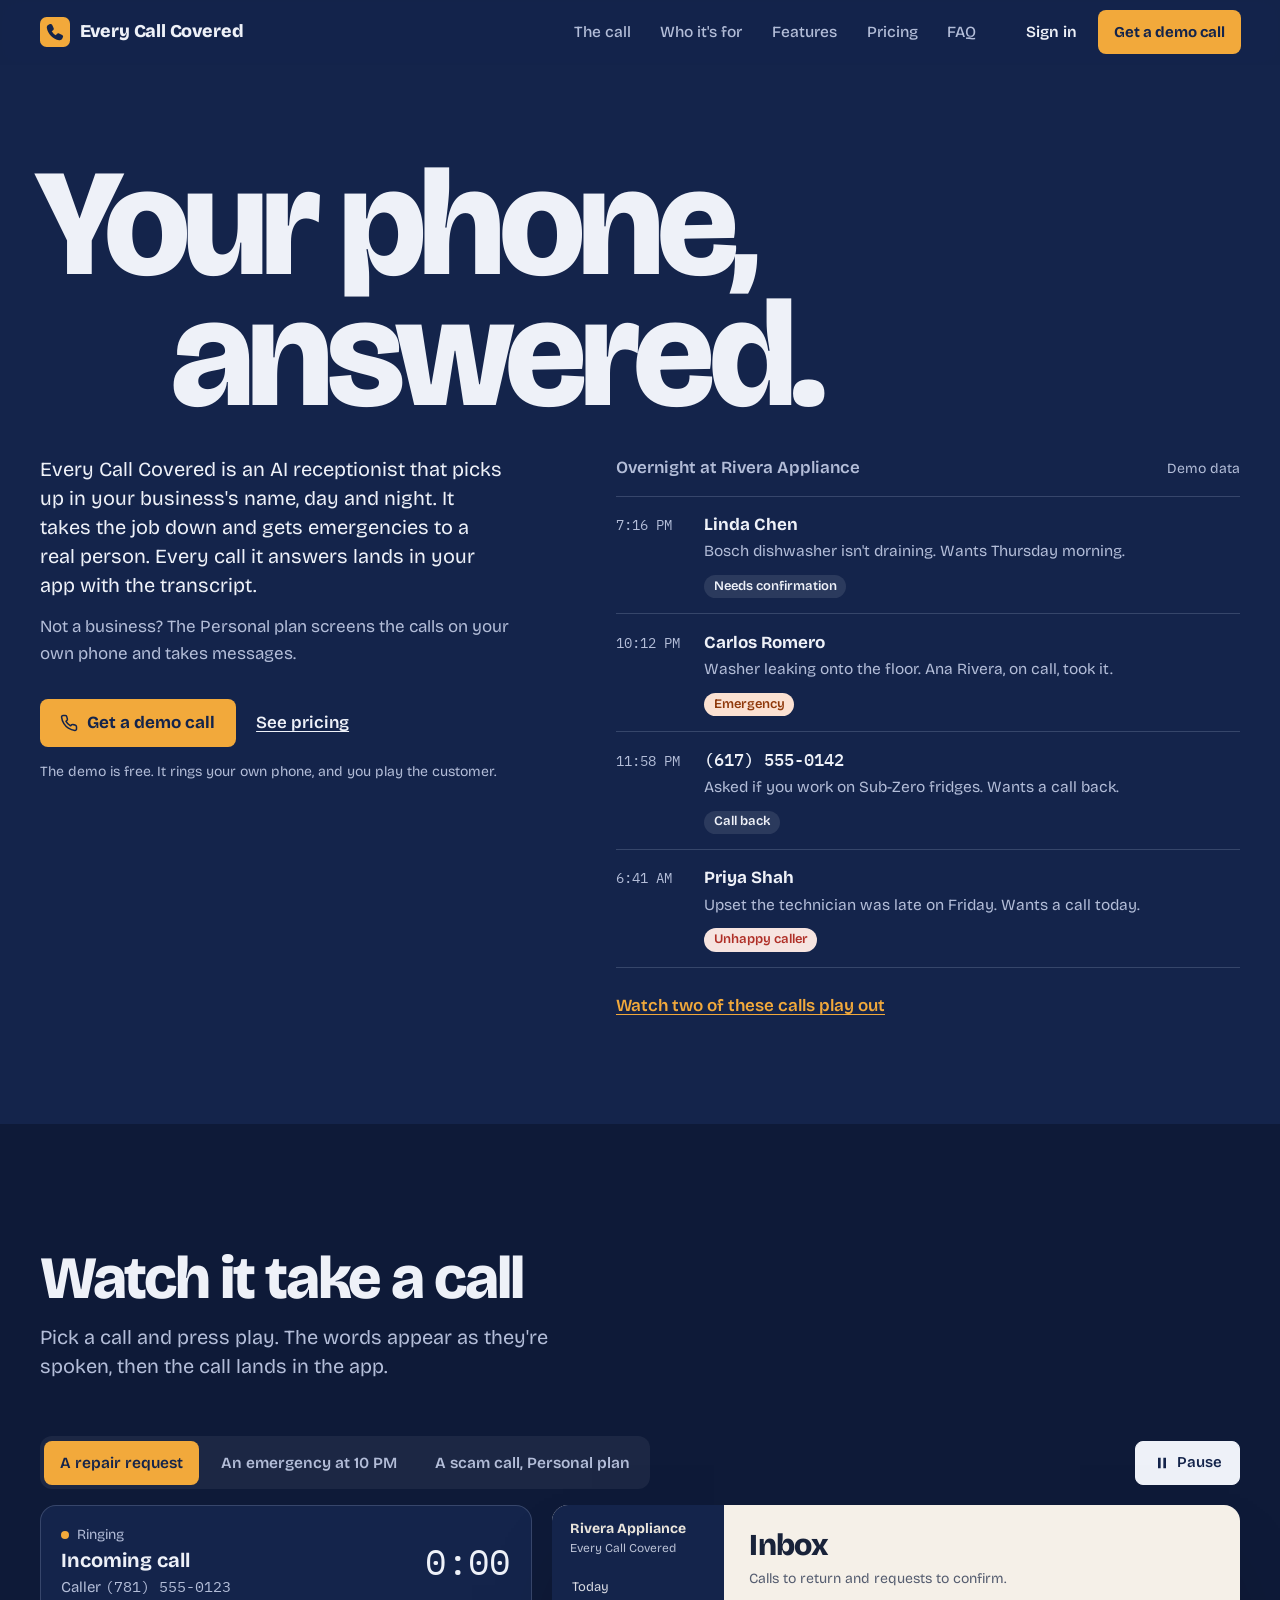
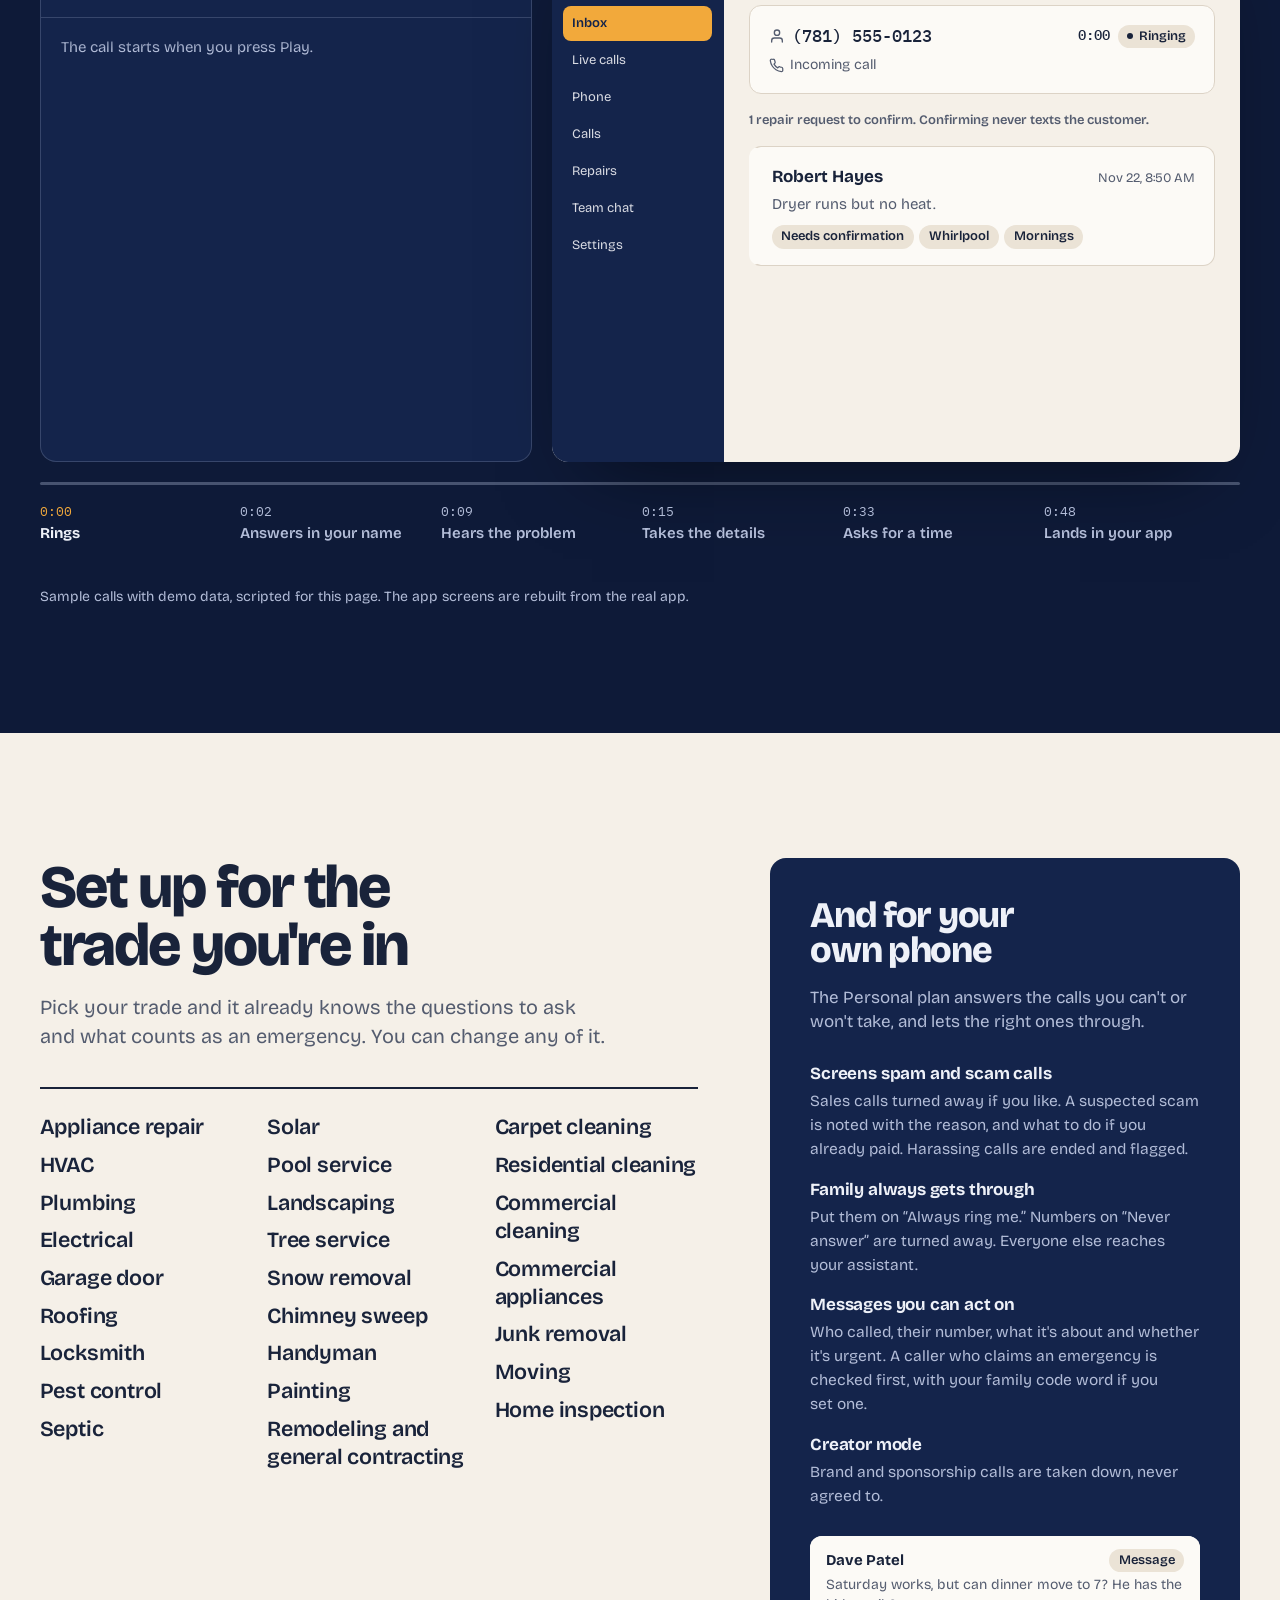
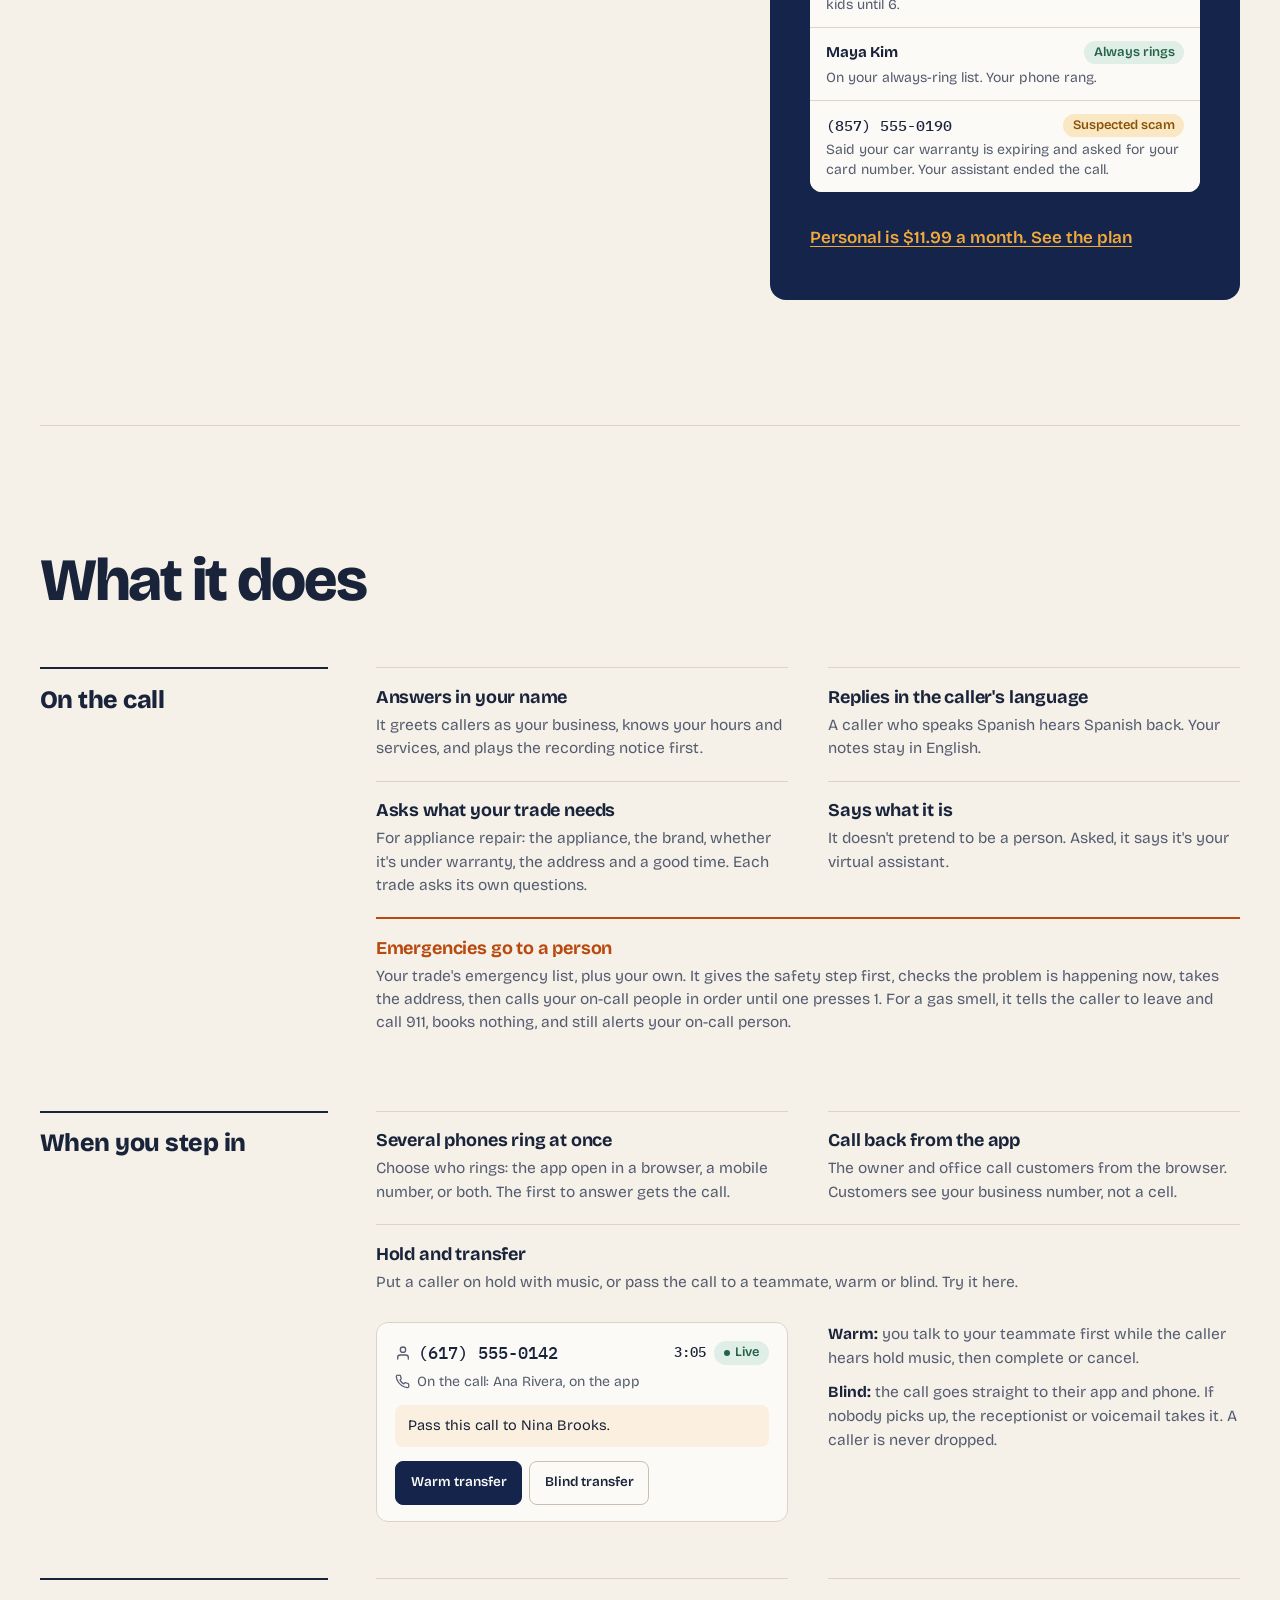
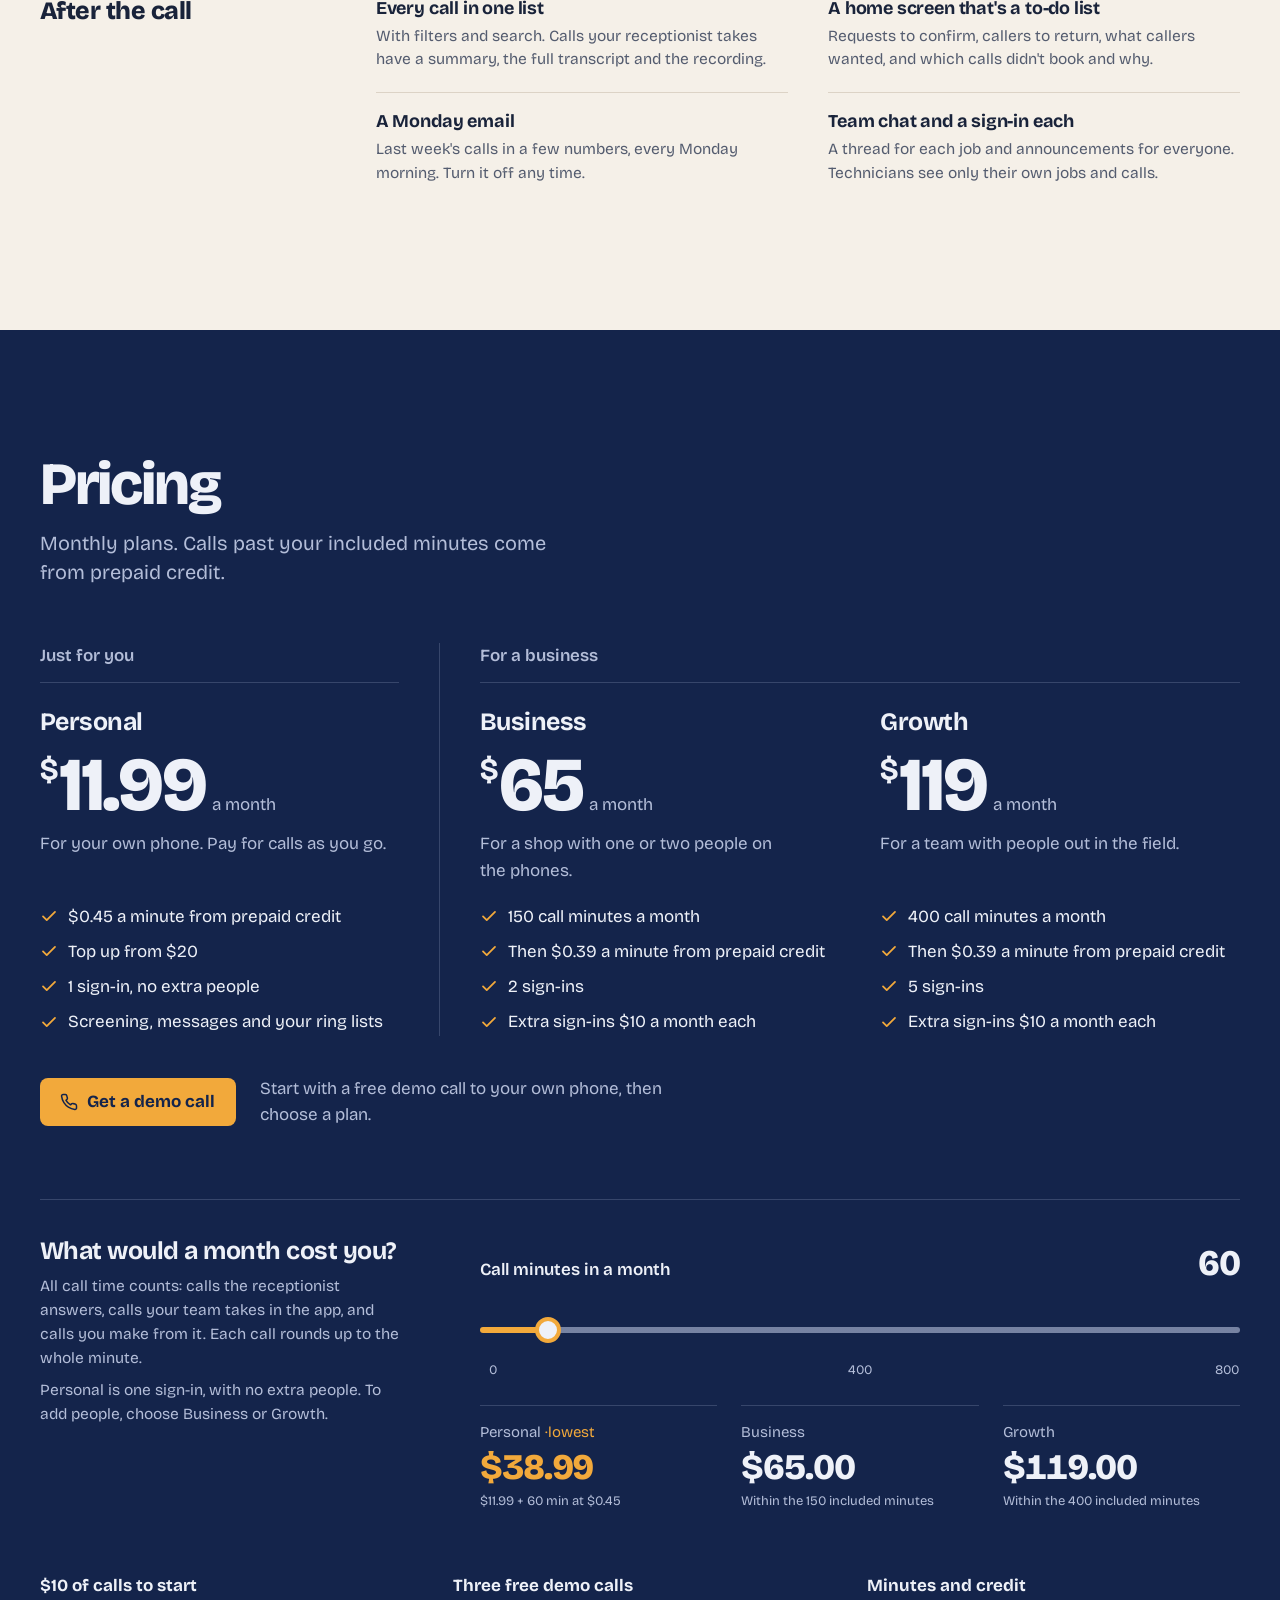
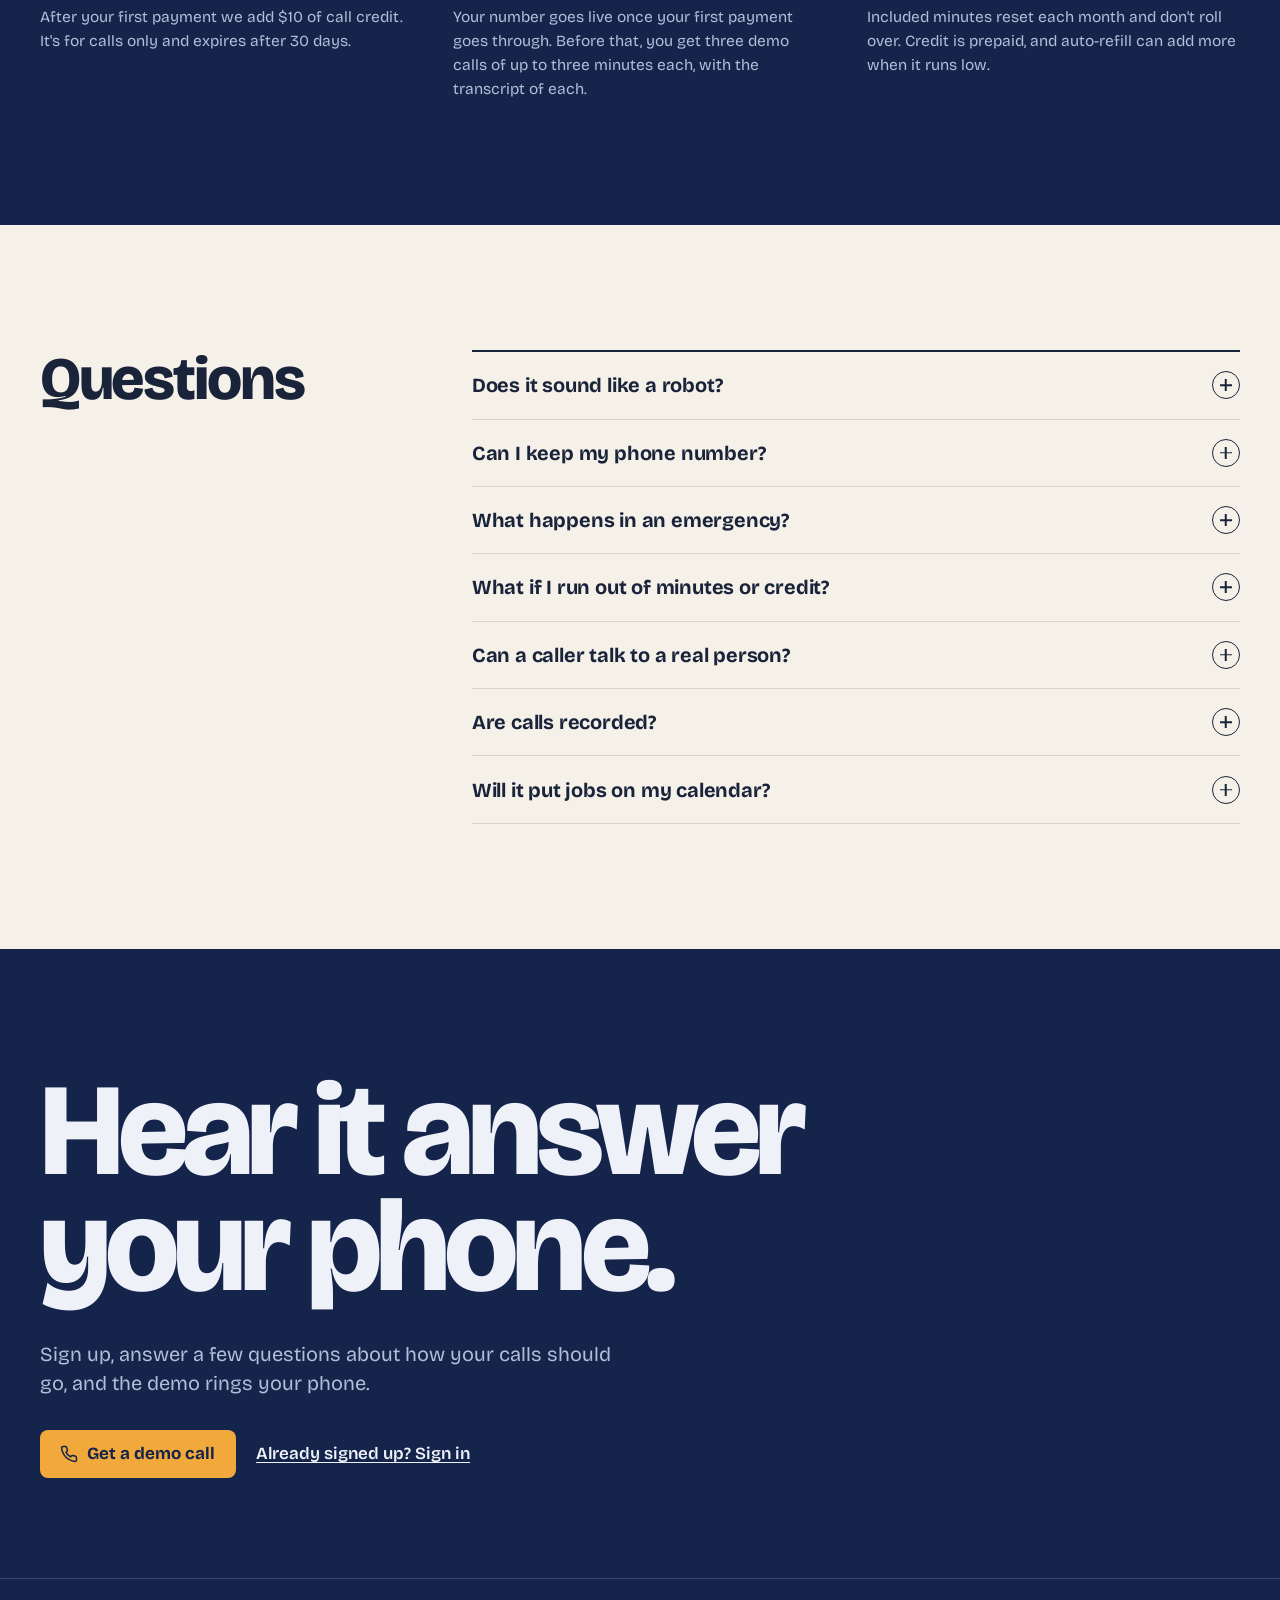
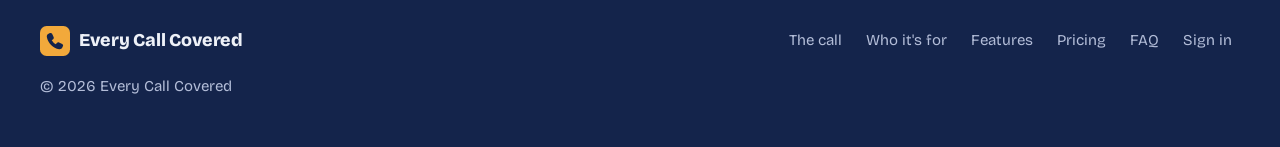
<file: index.html>
<!doctype html>
<html lang="en">
<head>
<meta charset="utf-8">
<meta name="viewport" content="width=device-width, initial-scale=1, viewport-fit=cover">
<title>Every Call Covered: an AI receptionist that answers in your name</title>
<meta name="description" content="An AI receptionist that answers your phone in your business's name, day and night. It takes the job down and gets emergencies to your on-call person, and every call it answers lands in your app with the transcript. From $65 a month for trade businesses, or $11.99 for your own phone.">
<!-- The app's address. Every sign-up, demo and sign-in link (data-app) also carries it in its href, so the links work without JavaScript; assets/site.js keeps them in step with this tag. To move the app, replace the address everywhere in this file. -->
<meta name="ecc-app-url" content="https://every-call-covered.replit.app/sign-in">
<meta name="theme-color" content="#14244b">
<link rel="canonical" href="https://everycallcovered.com/">
<meta property="og:site_name" content="Every Call Covered">
<meta property="og:title" content="Every Call Covered: an AI receptionist that answers in your name">
<meta property="og:description" content="It answers in your business's name day and night, takes the job down and gets emergencies to your on-call person. Every call it answers lands in your app with the transcript.">
<meta property="og:type" content="website">
<meta property="og:url" content="https://everycallcovered.com/">
<meta property="og:locale" content="en_US">
<meta property="og:image" content="https://everycallcovered.com/assets/og-image.png">
<meta property="og:image:width" content="1200">
<meta property="og:image:height" content="630">
<meta property="og:image:alt" content="The top of the Every Call Covered home page: the headline “Your phone, answered.” over an overnight call log.">
<meta name="twitter:card" content="summary_large_image">
<meta name="twitter:title" content="Every Call Covered: an AI receptionist that answers in your name">
<meta name="twitter:description" content="It answers in your business's name day and night, takes the job down and gets emergencies to your on-call person. Every call it answers lands in your app with the transcript.">
<meta name="twitter:image" content="https://everycallcovered.com/assets/og-image.png">
<meta name="twitter:image:alt" content="The top of the Every Call Covered home page: the headline “Your phone, answered.” over an overnight call log.">
<link rel="icon" href="/favicon.ico" sizes="48x48">
<link rel="icon" href="/favicon.svg" type="image/svg+xml">
<link rel="apple-touch-icon" href="/apple-touch-icon.png">
<link rel="preconnect" href="https://fonts.googleapis.com">
<link rel="preconnect" href="https://fonts.gstatic.com" crossorigin>
<link href="https://fonts.googleapis.com/css2?family=Bricolage+Grotesque:opsz,wght@12..96,400..800&family=IBM+Plex+Mono:wght@400;500&display=swap" rel="stylesheet">
<link rel="stylesheet" href="/assets/site.css">
<script>document.documentElement.classList.add("js");</script>
</head>
<body>
<svg width="0" height="0" style="position:absolute" aria-hidden="true">
  <symbol id="i-mark" viewBox="0 0 32 32"><rect width="32" height="32" rx="7" fill="#f2a93b"/><path d="M10.6 7.5c.9-.4 1.9 0 2.3.8l1.6 3.4c.4.8.2 1.7-.5 2.3l-1.5 1.2a11.6 11.6 0 0 0 4.3 4.3l1.2-1.5c.6-.7 1.5-.9 2.3-.5l3.4 1.6c.8.4 1.2 1.4.8 2.3l-.7 1.6c-.6 1.3-2 2.1-3.4 1.8C13.9 23.6 8.4 18.1 7.3 11.6c-.3-1.4.5-2.8 1.8-3.4z" fill="#14244b"/></symbol>
  <symbol id="i-phone" viewBox="0 0 24 24"><path fill="none" stroke="currentColor" stroke-width="2" stroke-linecap="round" stroke-linejoin="round" d="M22 16.9v3a2 2 0 0 1-2.2 2 19.8 19.8 0 0 1-8.6-3.1 19.5 19.5 0 0 1-6-6A19.8 19.8 0 0 1 2.1 4.2 2 2 0 0 1 4.1 2h3a2 2 0 0 1 2 1.7c.1.9.4 1.8.7 2.7a2 2 0 0 1-.5 2.1L8 9.8a16 16 0 0 0 6 6l1.3-1.3a2 2 0 0 1 2.1-.4c.9.3 1.8.6 2.7.7a2 2 0 0 1 1.7 2z"/></symbol>
  <symbol id="i-play" viewBox="0 0 24 24"><path fill="currentColor" d="M7 4.5v15a1 1 0 0 0 1.5.9l12-7.5a1 1 0 0 0 0-1.8l-12-7.5A1 1 0 0 0 7 4.5z"/></symbol>
  <symbol id="i-pause" viewBox="0 0 24 24"><path fill="currentColor" d="M6 4h4v16H6zM14 4h4v16h-4z"/></symbol>
  <symbol id="i-replay" viewBox="0 0 24 24"><path fill="none" stroke="currentColor" stroke-width="2" stroke-linecap="round" stroke-linejoin="round" d="M3 12a9 9 0 1 0 3-6.7L3 8M3 3v5h5"/></symbol>
  <symbol id="i-check" viewBox="0 0 24 24"><path fill="none" stroke="currentColor" stroke-width="2.4" stroke-linecap="round" stroke-linejoin="round" d="M4 12.5l5 5L20 6.5"/></symbol>
  <symbol id="i-user" viewBox="0 0 24 24"><path fill="none" stroke="currentColor" stroke-width="2" stroke-linecap="round" stroke-linejoin="round" d="M20 21v-2a4 4 0 0 0-4-4H8a4 4 0 0 0-4 4v2M12 11a4 4 0 1 0 0-8 4 4 0 0 0 0 8z"/></symbol>
  <symbol id="i-shield" viewBox="0 0 24 24"><path fill="none" stroke="currentColor" stroke-width="2" stroke-linecap="round" stroke-linejoin="round" d="M12 22s8-4 8-10V5l-8-3-8 3v7c0 6 8 10 8 10zM12 8v4M12 16h.01"/></symbol>
</svg>

<a class="skip" href="#main">Skip to the content</a>

<header class="site-head" id="top">
  <div class="wrap">
    <a class="brand" href="/" aria-label="Every Call Covered, home"><svg aria-hidden="true"><use href="#i-mark"/></svg><span>Every Call Covered</span></a>
    <nav class="site-nav" aria-label="Sections">
      <a href="#the-call">The call</a>
      <a href="#who">Who it's for</a>
      <a href="#features">Features</a>
      <a href="#pricing">Pricing</a>
      <a href="#questions">FAQ</a>
    </nav>
    <div class="head-actions">
      <a class="signin" data-app href="https://every-call-covered.replit.app/sign-in">Sign in</a>
      <a class="btn small" data-app href="https://every-call-covered.replit.app/sign-in"><span class="wide-only">Get a demo call</span><span class="narrow-only">Demo call</span></a>
      <button class="menu-btn" type="button" aria-expanded="false" aria-controls="menu" aria-label="Menu"><svg aria-hidden="true" viewBox="0 0 24 24"><path d="M4 7h16M4 12h16M4 17h16" fill="none" stroke="currentColor" stroke-width="2" stroke-linecap="round"/></svg></button>
    </div>
  </div>
  <nav class="menu" id="menu" aria-label="Sections, menu" hidden>
    <div class="wrap">
      <a href="#the-call">The call</a>
      <a href="#who">Who it's for</a>
      <a href="#features">Features</a>
      <a href="#pricing">Pricing</a>
      <a href="#questions">FAQ</a>
      <a data-app href="https://every-call-covered.replit.app/sign-in">Sign in</a>
    </div>
  </nav>
</header>

<main id="main">

<section class="hero" aria-labelledby="hero-title">
  <div class="wrap">
    <h1 id="hero-title"><span>Your phone,</span> <span class="second">answered.</span></h1>
    <div class="hero-copy">
      <p class="lede">Every Call Covered is an AI receptionist that picks up in your business's name, day and night. It takes the job down and gets emergencies to a real person. Every call it answers lands in your app with the transcript.</p>
      <p class="lede-2">Not a business? The Personal plan screens the calls on your own phone and takes messages.</p>
      <div class="ctas">
        <a class="btn" data-app href="https://every-call-covered.replit.app/sign-in" id="hero-cta"><svg aria-hidden="true"><use href="#i-phone"/></svg>Get a demo call</a>
        <a class="link" href="#pricing">See pricing</a>
      </div>
      <p class="fine">The demo is free. It rings your own phone, and you play the customer.</p>
    </div>

    <div class="night-log">
      <div class="log-head"><p class="log-title">Overnight at Rivera Appliance</p><span>Demo data</span></div>
      <ol class="log" id="log">
        <li><div class="row"><time datetime="19:16">7:16 PM</time><span class="who">Linda Chen</span><span class="what">Bosch dishwasher isn't draining. Wants Thursday morning.</span><span class="tagline"><span class="tag dark">Needs confirmation</span></span></div></li>
        <li><div class="row"><time datetime="22:12">10:12 PM</time><span class="who">Carlos Romero</span><span class="what">Washer leaking onto the floor. Ana Rivera, on call, took it.</span><span class="tagline"><span class="tag alarm">Emergency</span></span></div></li>
        <li><div class="row"><time datetime="23:58">11:58 PM</time><span class="who num">(617) <span class="nw">555-0142</span></span><span class="what">Asked if you work on Sub-Zero fridges. Wants a call back.</span><span class="tagline"><span class="tag dark">Call back</span></span></div></li>
        <li><div class="row"><time datetime="06:41">6:41 AM</time><span class="who">Priya Shah</span><span class="what">Upset the technician was late on Friday. Wants a call today.</span><span class="tagline"><span class="tag bad">Unhappy caller</span></span></div></li>
      </ol>
      <p class="log-more"><a class="link" href="#the-call"><span class="js-only">Watch two of these calls play out</span><span class="no-js-only">See a call from start to finish</span></a></p>
    </div>
  </div>
</section>

<section class="call-section" id="the-call" aria-labelledby="call-title">
  <div class="wrap">
    <div class="section-head">
      <h2 id="call-title">Watch it take a call</h2>
      <p><span class="js-only">Pick a call and press play. The words appear as they're spoken, then the call lands in the app.</span><span class="no-js-only">A repair call from the first ring to the request waiting in the app.</span></p>
    </div>

    <div class="player" id="player">
      <div class="player-bar">
        <div class="scenarios" role="tablist" aria-label="Example calls">
          <button role="tab" id="tab-repair" aria-selected="true" aria-controls="stage" data-scenario="repair"><span class="wide-only">A repair request</span><span class="narrow-only">Repair</span></button>
          <button role="tab" id="tab-emergency" aria-selected="false" aria-controls="stage" data-scenario="emergency" tabindex="-1"><span class="wide-only">An emergency at 10 PM</span><span class="narrow-only">Emergency</span></button>
          <button role="tab" id="tab-scam" aria-selected="false" aria-controls="stage" data-scenario="scam" tabindex="-1"><span class="wide-only">A scam call, Personal plan</span><span class="narrow-only">Scam</span></button>
        </div>
        <div class="transport">
          <button class="ghost" id="play" type="button"><svg aria-hidden="true"><use href="#i-play"/></svg><span class="play-label">Play</span></button>
        </div>
      </div>

      <div class="stage" id="stage" role="tabpanel" aria-labelledby="tab-repair">
        <div class="line" id="line" data-state="ended">
          <div class="line-head">
            <span class="line-state"><span class="led" aria-hidden="true"></span><span id="line-state">Call ended</span><span class="meter" aria-hidden="true"><i></i><i></i><i></i><i></i><i></i><i></i><i></i></span></span>
            <span class="line-who" id="line-who">Your receptionist</span>
            <span class="line-num" id="line-num">Caller <span class="num">(781) 555-0123</span></span>
            <span class="clock" id="clock" aria-hidden="true">0:48</span>
            <span class="now" aria-hidden="true"><span class="bar"><i id="line-progress" style="width: 100%"></i></span><span id="now-chapter">Lands in your app</span></span>
          </div>
          <div class="transcript resolved" id="transcript" role="log" aria-live="off" aria-label="Transcript" tabindex="0"><div class="msg r"><span class="who">Receptionist, 0:02</span><p>This call may be recorded for training and business purposes. Thanks for calling Rivera Appliance. How can I help you today?</p></div><div class="msg c"><span class="who">Caller, 0:09</span><p>Hi, my <span class="k">Bosch dishwasher isn't draining</span>. There's water sitting in the bottom after every cycle.</p></div><div class="msg r"><span class="who">Receptionist, 0:15</span><p>Sorry about that. I can get a technician out to look at it. Can I get your name and a good number to reach you?</p></div><div class="msg c"><span class="who">Caller, 0:23</span><p><span class="k">Linda Chen</span>, <span class="k">781-555-0123</span>.</p></div><div class="msg r"><span class="who">Receptionist, 0:27</span><p>Thanks, Linda. What's the address for the visit?</p></div><div class="msg c"><span class="who">Caller, 0:30</span><p><span class="k">27 Birch Lane</span> in Springfield.</p></div><div class="msg r"><span class="who">Receptionist, 0:33</span><p>Got it, 27 Birch Lane. Is a morning or an afternoon better for you?</p></div><div class="msg c"><span class="who">Caller, 0:38</span><p><span class="k">Thursday morning</span> would be great.</p></div><div class="msg r"><span class="who">Receptionist, 0:41</span><p>I have that down for Thursday morning. The office will confirm the visit with you.</p></div><div class="msg c"><span class="who">Caller, 0:46</span><p>Perfect, thanks.</p></div></div>
          <button class="ghost to-app" id="to-app" type="button">See where it landed</button>
        </div>

        <div class="app" id="app" role="region" aria-label="The app" tabindex="-1">
          <aside class="app-side" aria-hidden="true">
            <div class="biz" id="app-biz">Rivera Appliance<small>Every Call Covered</small></div>
            <ul id="app-nav"><li>Today</li><li class="on">Inbox</li><li>Live calls</li><li>Phone</li><li>Calls</li><li>Repairs</li><li>Team chat</li><li>Settings</li></ul>
          </aside>
          <div>
            <div class="app-top" aria-hidden="true"><span id="app-biz-top">Rivera Appliance<small>Every Call Covered</small></span></div>
            <div class="app-main" id="app-main"><div class="app-title"><div><h3>Inbox</h3><p class="sub">Calls to return and requests to confirm.</p></div></div> <p class="app-crumb">2 repair requests to confirm. Confirming never texts the customer.</p> <div class="panel inbox-row"> <div class="top"><span class="name">Linda Chen</span><span class="when">Nov 24, 7:16 PM</span></div> <p class="desc">Bosch dishwasher isn't draining. Water left in the bottom after every cycle.</p> <div class="tags"><span class="tag " style="animation:arrive .45s 0.25s var(--ease-out) both">Needs confirmation</span><span class="tag " style="animation:arrive .45s 0.43s var(--ease-out) both">Bosch</span><span class="tag " style="animation:arrive .45s 0.61s var(--ease-out) both">27 Birch Lane</span><span class="tag " style="animation:arrive .45s 0.79s var(--ease-out) both">Thursday morning</span></div> </div><div class="panel inbox-row"> <div class="top"><span class="name">Robert Hayes</span><span class="when">Nov 22, 8:50 AM</span></div> <p class="desc">Dryer runs but no heat.</p> <div class="tags"><span class="tag ">Needs confirmation</span><span class="tag ">Whirlpool</span><span class="tag ">Mornings</span></div> </div></div>
          </div>
        </div>
      </div>

      <div class="chapters">
        <div class="progress" aria-hidden="true"><i id="progress"></i></div>
        <ol class="chapter-list" id="chapters" aria-label="Parts of the call"></ol>
      </div>
      <p class="sr-only" aria-live="polite" id="announce"></p>
      <p class="demo-note">Sample calls with demo data, scripted for this page. The app screens are rebuilt from the real app.</p>
    </div>
  </div>
</section>

<div class="light">
<section class="audience" id="who" aria-labelledby="who-title">
  <div class="wrap who-grid">
    <div>
      <h2 id="who-title">Set up for the trade you're in</h2>
      <p class="intro">Pick your trade and it already knows the questions to ask and what counts as an emergency. You can change any of it.</p>
      <ul class="trades" aria-label="Trades it comes set up for">
        <li>Appliance repair</li><li>HVAC</li><li>Plumbing</li><li>Electrical</li><li>Garage door</li><li>Roofing</li>
        <li>Locksmith</li><li>Pest control</li><li>Septic</li><li>Solar</li><li>Pool service</li><li>Landscaping</li>
        <li>Tree service</li><li>Snow removal</li><li>Chimney sweep</li><li>Handyman</li><li>Painting</li>
        <li>Remodeling and general contracting</li><li>Carpet cleaning</li><li>Residential cleaning</li><li>Commercial cleaning</li>
        <li>Commercial appliances</li><li>Junk removal</li><li>Moving</li><li>Home inspection</li>
      </ul>
    </div>

    <section class="me" aria-labelledby="me-title">
      <h2 id="me-title">And for your own phone</h2>
      <p class="intro">The Personal plan answers the calls you can't or won't take, and lets the right ones through.</p>
      <div class="me-points">
        <div><h3>Screens spam and scam calls</h3><p>Sales calls turned away if you like. A suspected scam is noted with the reason, and what to do if you already paid. Harassing calls are ended and flagged.</p></div>
        <div><h3>Family always gets through</h3><p>Put them on “Always ring me.” Numbers on “Never answer” are turned away. Everyone else reaches your assistant.</p></div>
        <div><h3>Messages you can act on</h3><p>Who called, their number, what it's about and whether it's urgent. A caller who claims an emergency is checked first, with your family code word if you set one.</p></div>
        <div><h3>Creator mode</h3><p>Brand and sponsorship calls are taken down, never agreed to.</p></div>
      </div>
      <div class="mini" role="group" aria-label="Calls today, from the Personal app">
        <div class="mini-row"><span class="n">Dave Patel</span><span class="tag">Message</span><span class="d">Saturday works, but can dinner move to 7? He has the kids until 6.</span></div>
        <div class="mini-row"><span class="n">Maya Kim</span><span class="tag ok">Always rings</span><span class="d">On your always-ring list. Your phone rang.</span></div>
        <div class="mini-row"><span class="n num">(857) <span class="nw">555-0190</span></span><span class="tag warn">Suspected scam</span><span class="d">Said your car warranty is expiring and asked for your card number. Your assistant ended the call.</span></div>
      </div>
      <p class="me-more"><a class="link" href="#pricing">Personal is $11.99 a month. See the plan</a></p>
    </section>
  </div>
</section>

<section class="features" id="features" aria-labelledby="features-title">
  <div class="wrap features-inner">
    <div class="section-head">
      <h2 id="features-title">What it does</h2>
    </div>

    <div class="groups">
      <div class="group">
        <h3>On the call</h3>
        <ul class="items">
          <li><strong>Answers in your name</strong><span>It greets callers as your business, knows your hours and services, and plays the recording notice first.</span></li>
          <li><strong>Replies in the caller's language</strong><span>A caller who speaks Spanish hears Spanish back. Your notes stay in English.</span></li>
          <li><strong>Asks what your trade needs</strong><span>For appliance repair: the appliance, the brand, whether it's under warranty, the address and a good time. Each trade asks its own questions.</span></li>
          <li><strong>Says what it is</strong><span>It doesn't pretend to be a person. Asked, it says it's your virtual assistant.</span></li>
          <li class="wide key"><strong>Emergencies go to a person</strong><span>Your trade's emergency list, plus your own. It gives the safety step first, checks the problem is happening now, takes the address, then calls your on-call people in order until one presses 1. For a gas smell, it tells the caller to leave and call 911, books nothing, and still alerts your on-call person.</span></li>
        </ul>
      </div>

      <div class="group">
        <h3>When you step in</h3>
        <div>
          <ul class="items">
            <li><strong>Several phones ring at once</strong><span>Choose who rings: the app open in a browser, a mobile number, or both. The first to answer gets the call.</span></li>
            <li><strong>Call back from the app</strong><span>The owner and office call customers from the browser. Customers see your business number, not a cell.</span></li>
            <li class="wide"><strong>Hold and transfer</strong><span>Put a caller on hold with music, or pass the call to a teammate, warm or blind.<span class="js-only"> Try it here.</span></span></li>
          </ul>
          <div class="transfer-demo">
            <div class="app compact">
                <div class="panel live-card" id="live-card">
                  <div class="top">
                    <span class="who"><svg aria-hidden="true"><use href="#i-user"/></svg><span class="caller-num">(617) <span class="nw">555-0142</span></span></span>
                    <span class="right"><span class="num">3:05</span><span class="tag ok"><span class="dot"></span>Live</span></span>
                  </div>
                  <p class="meta"><svg aria-hidden="true"><use href="#i-phone"/></svg><span id="xfer-on">On the call: Ana Rivera, on the app</span></p>
                  <p class="status" id="xfer-status" aria-live="polite">Pass this call to Nina Brooks.</p>
                  <div class="app-actions" id="xfer-actions"></div>
                </div>
            </div>
            <div class="explain">
              <p><strong>Warm:</strong> you talk to your teammate first while the caller hears hold music, then complete or cancel.</p>
              <p><strong>Blind:</strong> the call goes straight to their app and phone. If nobody picks up, the receptionist or voicemail takes it. A caller is never dropped.</p>
            </div>
          </div>
        </div>
      </div>

      <div class="group">
        <h3>After the call</h3>
        <ul class="items">
          <li><strong>Every call in one list</strong><span>With filters and search. Calls your receptionist takes have a summary, the full transcript and the recording.</span></li>
          <li><strong>A home screen that's a to-do list</strong><span>Requests to confirm, callers to return, what callers wanted, and which calls didn't book and why.</span></li>
          <li><strong>A Monday email</strong><span>Last week's calls in a few numbers, every Monday morning. Turn it off any time.</span></li>
          <li><strong>Team chat and a sign-in each</strong><span>A thread for each job and announcements for everyone. Technicians see only their own jobs and calls.</span></li>
        </ul>
      </div>
    </div>
  </div>
</section>
</div>

<section class="pricing" id="pricing" aria-labelledby="pricing-title">
  <div class="wrap">
    <div class="section-head">
      <h2 id="pricing-title">Pricing</h2>
      <p>Monthly plans. Calls past your included minutes come from prepaid credit.</p>
    </div>

    <div class="plans">
      <div class="family me-plan">
        <h3>Just for you</h3>
        <div class="family-plans">
          <div class="plan">
            <h4>Personal</h4>
            <p class="price"><b><sup>$</sup>11.99</b><span>a month</span></p>
            <p class="for">For your own phone. Pay for calls as you go.</p>
            <ul>
              <li><svg aria-hidden="true"><use href="#i-check"/></svg><span>$0.45 a minute from prepaid credit</span></li>
              <li><svg aria-hidden="true"><use href="#i-check"/></svg><span>Top up from $20</span></li>
              <li><svg aria-hidden="true"><use href="#i-check"/></svg><span>1 sign-in, no extra people</span></li>
              <li><svg aria-hidden="true"><use href="#i-check"/></svg><span>Screening, messages and your ring lists</span></li>
            </ul>
          </div>
        </div>
      </div>
      <div class="family biz-plans">
        <h3>For a business</h3>
        <div class="family-plans">
          <div class="plan">
            <h4>Business</h4>
            <p class="price"><b><sup>$</sup>65</b><span>a month</span></p>
            <p class="for">For a shop with one or two people on the phones.</p>
            <ul>
              <li><svg aria-hidden="true"><use href="#i-check"/></svg><span>150 call minutes a month</span></li>
              <li><svg aria-hidden="true"><use href="#i-check"/></svg><span>Then $0.39 a minute from prepaid credit</span></li>
              <li><svg aria-hidden="true"><use href="#i-check"/></svg><span>2 sign-ins</span></li>
              <li><svg aria-hidden="true"><use href="#i-check"/></svg><span>Extra sign-ins $10 a month each</span></li>
            </ul>
          </div>
          <div class="plan">
            <h4>Growth</h4>
            <p class="price"><b><sup>$</sup>119</b><span>a month</span></p>
            <p class="for">For a team with people out in the field.</p>
            <ul>
              <li><svg aria-hidden="true"><use href="#i-check"/></svg><span>400 call minutes a month</span></li>
              <li><svg aria-hidden="true"><use href="#i-check"/></svg><span>Then $0.39 a minute from prepaid credit</span></li>
              <li><svg aria-hidden="true"><use href="#i-check"/></svg><span>5 sign-ins</span></li>
              <li><svg aria-hidden="true"><use href="#i-check"/></svg><span>Extra sign-ins $10 a month each</span></li>
            </ul>
          </div>
        </div>
      </div>
    </div>

    <div class="plans-cta">
      <a class="btn" data-app href="https://every-call-covered.replit.app/sign-in"><svg aria-hidden="true"><use href="#i-phone"/></svg>Get a demo call</a>
      <p>Start with a free demo call to your own phone, then choose a plan.</p>
    </div>

    <div class="calc" id="calc">
      <div>
        <h3>What would a month cost you?</h3>
        <p class="hint">All call time counts: calls the receptionist answers, calls your team takes in the app, and calls you make from it. Each call rounds up to the whole minute.</p>
        <p class="hint">Personal is one sign-in, with no extra people. To add people, choose Business or Growth.</p>
      </div>
      <div>
        <p class="no-js-only calc-example">At 60 call minutes a month:</p>
        <div class="readout"><label for="minutes">Call minutes in a month</label><output class="minutes" id="minutes-out" for="minutes">60</output></div>
        <input class="range" type="range" id="minutes" min="0" max="800" step="10" value="60" aria-valuetext="60 minutes" style="--p: .075">
        <div class="range-scale" aria-hidden="true"><span style="--x: 0">0</span><span style="--x: .5">400</span><span style="--x: 1">800</span></div>
        <ul class="totals" id="totals">
          <li data-plan="personal" class="best"><span class="p">Personal</span><span class="v">$38.99</span><span class="why">$11.99 + 60 min at $0.45</span></li>
          <li data-plan="business"><span class="p">Business</span><span class="v">$65.00</span><span class="why">Within the 150 included minutes</span></li>
          <li data-plan="growth"><span class="p">Growth</span><span class="v">$119.00</span><span class="why">Within the 400 included minutes</span></li>
        </ul>
      </div>
    </div>

    <div class="good-to-know">
      <div><h3>$10 of calls to start</h3><p>After your first payment we add $10 of call credit. It's for calls only and expires after 30 days.</p></div>
      <div><h3>Three free demo calls</h3><p>Your number goes live once your first payment goes through. Before that, you get three demo calls of up to three minutes each, with the transcript of each.</p></div>
      <div><h3>Minutes and credit</h3><p>Included minutes reset each month and don't roll over. Credit is prepaid, and auto-refill can add more when it runs low.</p></div>
    </div>
  </div>
</section>

<div class="light">
<section class="faq" id="questions" aria-labelledby="faq-title">
  <div class="wrap">
    <div class="section-head">
      <h2 id="faq-title">Questions</h2>
    </div>
    <div class="qa">
      <details>
        <summary>Does it sound like a robot?<span class="pm" aria-hidden="true"></span></summary>
        <div class="a"><p>It talks like a good front desk: short turns at a normal pace, and it stops talking when the caller cuts in.</p><p>The quickest way to judge the voice is the demo call, which rings your own phone.</p></div>
      </details>
      <details>
        <summary>Can I keep my phone number?<span class="pm" aria-hidden="true"></span></summary>
        <div class="a"><p>Yes. You get a new local number for the line, and you forward your current number to it. Setup shows the forwarding steps for Verizon, AT&amp;T, T-Mobile, office and home lines, plus general steps for any other phone company.</p><p>Nothing is ported, and no phone-company PIN is needed.</p></div>
      </details>
      <details>
        <summary>What happens in an emergency?<span class="pm" aria-hidden="true"></span></summary>
        <div class="a"><p>You choose what counts as an emergency, starting from your trade's list, and who's on call, in order. When a caller describes one, the receptionist gives the safety step first, checks it's happening now, and takes their name, number and address.</p><p>Then it calls your first on-call person, who presses 1 to take it. If they don't answer within about a minute, it tries the next person. It never promises the caller an arrival time.</p><p>If your receptionist answers all your calls, emergencies reach your on-call person at any hour. If your team's phones ring first while you're open, the on-call person is called only after hours. You can change this either way.</p><p>A gas smell, smoke or carbon monoxide always alerts your on-call person, day or night.</p></div>
      </details>
      <details>
        <summary>What if I run out of minutes or credit?<span class="pm" aria-hidden="true"></span></summary>
        <div class="a"><p>On Business and Growth, calls past your included minutes use prepaid credit at $0.39 a minute. You get an email when credit runs low, and auto-refill can add more for you. If minutes and credit both run out, callers reach a plain voicemail until you top up.</p><p>On Personal, every call uses credit at $0.45 a minute. When about a minute is left on a call, your assistant says so, and it ends the call politely when credit runs out.</p></div>
      </details>
      <details>
        <summary>Can a caller talk to a real person?<span class="pm" aria-hidden="true"></span></summary>
        <div class="a"><p>Yes. Transfers are on unless you turn them off. During your hours the receptionist takes the caller's name and number, then rings the phones you chose. If nobody answers, the caller can leave a voicemail.</p><p>Your team can also pass any live call to each other, warm or blind.</p></div>
      </details>
      <details>
        <summary>Are calls recorded?<span class="pm" aria-hidden="true"></span></summary>
        <div class="a"><p>Every call your receptionist answers starts with a recording notice, and so does voicemail. Calls your team answers directly aren't recorded.</p><p>If a caller says they don't want to be recorded, nothing is kept. The call ends politely, and you get their number to call back.</p><p>Recordings are kept for a year. The owner plays them from the call's page, next to the transcript, and can delete one sooner.</p></div>
      </details>
      <details>
        <summary>Will it put jobs on my calendar?<span class="pm" aria-hidden="true"></span></summary>
        <div class="a"><p>No. Every request lands in your inbox as “Needs confirmation.” You confirm, edit, assign or decline it. Nothing is scheduled on its own, and confirming never texts the customer.</p></div>
      </details>
    </div>
  </div>
</section>
</div>

<section class="closer" id="get-started" aria-labelledby="closer-title">
  <div class="wrap">
    <h2 id="closer-title">Hear it answer your phone.</h2>
    <p>Sign up, answer a few questions about how your calls should go, and the demo rings your phone.</p>
    <div class="ctas">
      <a class="btn" data-app href="https://every-call-covered.replit.app/sign-in" id="closer-cta"><svg aria-hidden="true"><use href="#i-phone"/></svg>Get a demo call</a>
      <a class="link" data-app href="https://every-call-covered.replit.app/sign-in">Already signed up? Sign in</a>
    </div>
  </div>
</section>

</main>

<footer class="site-foot">
  <div class="wrap">
    <div>
      <a class="brand" href="/" aria-label="Every Call Covered, home"><svg aria-hidden="true"><use href="#i-mark"/></svg><span>Every Call Covered</span></a>
      <p class="copy">&copy; 2026 Every Call Covered</p>
    </div>
    <nav aria-label="Footer">
      <ul>
        <li><a href="#the-call">The call</a></li>
        <li><a href="#who">Who it's for</a></li>
        <li><a href="#features">Features</a></li>
        <li><a href="#pricing">Pricing</a></li>
        <li><a href="#questions">FAQ</a></li>
        <li><a data-app href="https://every-call-covered.replit.app/sign-in">Sign in</a></li>
      </ul>
    </nav>
  </div>
</footer>


<script src="/assets/site.js" defer></script>
</body>
</html>
</file>
<file: assets/site.css>
/* Every Call Covered: the public site.
   Colors and type are the web app's own (voice-console/src/index.css), so the site and the app read as one product.
   Navy is the ground; warm paper is used where the app itself appears and for reading sections. */

:root {
  /* Brand */
  --navy: #14244b;
  --navy-deep: #0e1a38;
  --navy-raised: #213366;
  --amber: #f2a93b;
  --amber-hover: #f5ba62;
  --amber-ink: #8a5208;         /* amber as text on light surfaces */

  /* On navy */
  --moon: #eef1f8;
  --moon-dim: #b3bdd8;
  --rule-on-navy: rgba(179, 189, 216, .22);

  /* The app's light surfaces (hsl values from the console) */
  --paper: #f5f0e8;             /* 38 33% 94% */
  --card: #fcfaf6;              /* 40 40% 98% */
  --ink: #19233a;               /* 222 40% 16% */
  --ink-muted: #545c6f;         /* 222 14% 38% */
  --line: #dcd3c6;              /* 34 20% 82% */
  --chip: #ebe3d6;              /* 36 28% 89% */
  --ok: #26634a;                /* 155 45% 27% */
  --ok-bg: #dfeee6;
  --warn-bg: #fae8c4;
  --bad: #af2f27;               /* 2 64% 42% */
  --bad-bg: #f6e4e0;
  --emergency: #b84a0f;         /* 18 85% 39% */

  /* Type: Bricolage Grotesque for everything; IBM Plex Mono only for phone numbers and the call clock, as in the app. */
  --sans: "Bricolage Grotesque", ui-sans-serif, system-ui, -apple-system, "Segoe UI", sans-serif;
  --mono: "IBM Plex Mono", ui-monospace, "Cascadia Mono", monospace;

  --step--1: .875rem;
  --step-0: 1.0625rem;
  --step-1: 1.25rem;
  --step-2: 1.5625rem;
  --step-3: clamp(1.75rem, 1.2rem + 2vw, 2.25rem);
  --step-4: clamp(2.25rem, 1.3rem + 4vw, 3.75rem);
  --display: clamp(3.6rem, 1.2rem + 10.4vw, 10rem);

  --gutter: clamp(1rem, .4rem + 2.6vw, 2.5rem);
  --max: 1240px;
  --section: clamp(4.5rem, 3rem + 6vw, 8.5rem);
  --radius-panel: 12px;
  --radius-control: 8px;
  --ease-out: cubic-bezier(.2, .7, .2, 1);
  --header-h: 64px;
}

*, *::before, *::after { box-sizing: border-box; }
html { -webkit-text-size-adjust: 100%; scroll-behavior: smooth; scroll-padding-top: calc(var(--header-h) + 12px); }
@media (prefers-reduced-motion: reduce) { html { scroll-behavior: auto; } }
body {
  margin: 0;
  background: var(--navy);
  color: var(--moon);
  font-family: var(--sans);
  font-optical-sizing: auto;
  font-size: var(--step-0);
  line-height: 1.55;
  text-rendering: optimizeLegibility;
  -webkit-font-smoothing: antialiased;
}
img, svg { display: block; max-width: 100%; }
a { color: inherit; text-underline-offset: .2em; text-decoration-thickness: 1px; }
button { font: inherit; color: inherit; }
p { margin: 0; text-wrap: pretty; }
h1, h2, h3 { margin: 0; text-wrap: balance; }
:focus-visible { outline: 3px solid var(--amber); outline-offset: 3px; border-radius: 4px; }
.light :focus-visible, .app :focus-visible { outline-color: var(--navy); }
.sr-only { position: absolute; width: 1px; height: 1px; padding: 0; margin: -1px; overflow: hidden; clip: rect(0 0 0 0); white-space: nowrap; border: 0; }
.wrap { width: min(var(--max), 100% - 2 * var(--gutter)); margin-inline: auto; }
.num { font-family: var(--mono); font-weight: 400; letter-spacing: 0; font-variant-numeric: tabular-nums; }

.skip { position: absolute; left: 1rem; top: -100px; z-index: 100; background: var(--amber); color: var(--navy); padding: .7rem 1rem; border-radius: var(--radius-control); font-weight: 700; }
.skip:focus { top: .75rem; }

/* ---------- Buttons ---------- */
.btn {
  --btn-bg: var(--amber); --btn-fg: var(--navy);
  display: inline-flex; align-items: center; justify-content: center; gap: .55rem;
  min-height: 48px; padding: .75rem 1.3rem;
  border: 0; border-radius: var(--radius-control);
  background: var(--btn-bg); color: var(--btn-fg);
  font-weight: 700; font-size: var(--step-0); line-height: 1.1; text-decoration: none; cursor: pointer;
  transition: background-color .18s ease, transform .12s ease, box-shadow .18s ease;
}
.btn:hover { --btn-bg: var(--amber-hover); }
.btn:active { transform: translateY(1px) scale(.985); }
.btn svg { width: 18px; height: 18px; flex: none; }
.btn.navy { --btn-bg: var(--navy); --btn-fg: var(--card); }
.btn.navy:hover { --btn-bg: #0f1c3d; }
.btn.small { min-height: 44px; padding: .55rem 1rem; font-size: .9375rem; }
.link { font-weight: 600; text-decoration: underline; text-decoration-color: currentColor; min-height: 44px; display: inline-flex; align-items: center; }
.link:hover { text-decoration-thickness: 2px; }

/* ---------- Header ---------- */
.site-head {
  position: sticky; top: 0; z-index: 40;
  background: rgba(20, 36, 75, .94);
  backdrop-filter: saturate(1.2) blur(10px); -webkit-backdrop-filter: saturate(1.2) blur(10px);
  border-bottom: 1px solid transparent;
  transition: border-color .2s ease;
}
.site-head.scrolled { border-bottom-color: var(--rule-on-navy); }
.site-head > .wrap { min-height: var(--header-h); display: flex; align-items: center; gap: 1.5rem; }
.brand { display: inline-flex; align-items: center; gap: .6rem; text-decoration: none; font-weight: 800; font-size: 1.125rem; letter-spacing: -.01em; min-height: 44px; }
.brand svg { width: 30px; height: 30px; flex: none; }
.site-nav { display: flex; gap: .25rem; margin-left: auto; }
.site-nav a { display: inline-flex; align-items: center; min-height: 44px; padding: .5rem .8rem; border-radius: var(--radius-control); text-decoration: none; color: var(--moon-dim); font-weight: 500; font-size: .9688rem; }
.site-nav a:hover { color: var(--moon); background: rgba(255, 255, 255, .06); }
.head-actions { display: flex; align-items: center; gap: .5rem; }
.head-actions .signin { padding: .6rem .8rem; text-decoration: none; font-weight: 600; font-size: .9688rem; min-height: 44px; display: inline-flex; align-items: center; border-radius: var(--radius-control); }
.head-actions .signin:hover { background: rgba(255, 255, 255, .06); }
.brand, .head-actions a { white-space: nowrap; }
.site-head .brand { min-width: 44px; }
.head-actions { flex: none; }
@media (max-width: 479px) { .site-head .brand span { white-space: normal; line-height: 1.1; font-size: min(1em, 4.6vw); } }
@media (max-width: 899px) { .site-nav { display: none; } .head-actions { margin-left: auto; } }
@media (max-width: 520px) { .head-actions .signin { display: none; } .site-head > .wrap { gap: .75rem; } .head-actions .btn { padding-inline: .9rem; } }
@media (max-width: 359px) { .brand span { font-size: .95rem; } .head-actions .btn { font-size: .875rem; padding-inline: .7rem; } }

/* ---------- Hero ---------- */
.hero { padding: clamp(2.5rem, 1rem + 6vw, 6rem) 0 clamp(3.5rem, 2rem + 5vw, 6.5rem); overflow-x: clip; }
.hero .wrap { display: grid; grid-template-columns: minmax(0, 1fr); gap: 0 3.5rem; }
@media (min-width: 1024px) { .hero .wrap { grid-template-columns: minmax(0, 5fr) minmax(0, 6fr); align-items: start; } .hero h1 { grid-column: 1 / -1; } }
.hero h1 {
  font-size: min(var(--display), calc((100vw - 2 * var(--gutter)) / 4.4)); font-weight: 800; line-height: .86; letter-spacing: -.045em;
  font-variation-settings: "opsz" 96; margin-left: -.04em;
}
.hero h1 span { display: block; }
.hero h1 .second { padding-left: .9em; }
@media (max-width: 640px) { .hero h1 .second { padding-left: 0; } }
.hero-copy { margin-bottom: 3rem; }
@media (min-width: 1024px) { .hero-copy { margin-bottom: 0; } .night-log { margin-top: clamp(1.5rem, 1rem + 1.5vw, 2.25rem); } }
.hero .lede { margin-top: clamp(1.5rem, 1rem + 1.5vw, 2.25rem); max-width: 36ch; font-size: var(--step-1); line-height: 1.45; color: var(--moon); }
.hero .lede-2 { margin-top: .9rem; max-width: 46ch; color: var(--moon-dim); }
.hero .ctas { margin-top: 2rem; display: flex; flex-wrap: wrap; gap: .75rem 1.25rem; align-items: center; }
.hero .ctas .link { color: var(--moon); }
.hero .fine { margin-top: .9rem; font-size: var(--step--1); color: var(--moon-dim); }

/* The overnight log: the app's call rows on the night background. */
.night-log { position: relative; }
.log-head { display: flex; flex-wrap: wrap; justify-content: space-between; align-items: baseline; gap: .25rem 1rem; margin-bottom: .9rem; color: var(--moon-dim); }
.log-head .log-title { font-size: var(--step-0); font-weight: 600; }
.log-head span { font-size: var(--step--1); white-space: nowrap; }
.log { list-style: none; margin: 0; padding: 0; border-top: 1px solid var(--rule-on-navy); }
.log li { border-bottom: 1px solid var(--rule-on-navy); }
.log .row { display: grid; grid-template-columns: 4.6rem minmax(0, 1fr) auto; gap: .2rem .9rem; align-items: baseline; padding: .95rem 0; }
.log time { font-family: var(--mono); font-size: .875rem; color: var(--moon-dim); white-space: nowrap; }
.log .who { font-weight: 700; overflow-wrap: break-word; }
.log .who.num, .mini-row .n.num { font-weight: 500; }
.log .what { grid-column: 2 / 4; color: var(--moon-dim); font-size: .9688rem; line-height: 1.4; }
.log .play { grid-column: 3; grid-row: 1; display: inline-flex; align-items: center; gap: .35rem; font-size: .875rem; font-weight: 600; color: var(--amber); white-space: nowrap; }
.log .play svg { width: 14px; height: 14px; }
.log .tagline { grid-column: 2 / 4; margin-top: .35rem; }
.tag {
  display: inline-flex; align-items: center; gap: .35rem; border-radius: 999px; padding: .12rem .6rem;
  font-size: .8125rem; font-weight: 600; line-height: 1.5; white-space: nowrap;
  background: var(--chip); color: var(--ink);
}
.tag.ok { background: var(--ok-bg); color: var(--ok); }
.tag.warn { background: var(--warn-bg); color: var(--amber-ink); }
.tag.bad { background: var(--bad-bg); color: var(--bad); }
.tag.dark { background: rgba(255, 255, 255, .1); color: var(--moon); }
.tag.alarm { background: #fbe1d2; color: #8f390b; }
.tag .dot { width: 6px; height: 6px; border-radius: 50%; background: currentColor; }
@media (prefers-reduced-motion: no-preference) {
  .js .log li { opacity: 0; transform: translateY(6px); }
  .js .log.in li { animation: row-in .5s var(--ease-out) forwards; }
  .js .log.in li:nth-child(2) { animation-delay: .45s; }
  .js .log.in li:nth-child(3) { animation-delay: .9s; }
  .js .log.in li:nth-child(4) { animation-delay: 1.35s; }
}
@keyframes row-in { to { opacity: 1; transform: none; } }

/* ---------- The call (signature) ---------- */
.call-section { background: var(--navy-deep); padding: var(--section) 0; }
.section-head { display: grid; gap: 1rem; max-width: 46rem; }
.section-head h2 { font-size: var(--step-4); font-weight: 800; line-height: .98; letter-spacing: -.035em; }
.section-head p { color: var(--moon-dim); font-size: var(--step-1); line-height: 1.45; max-width: 40ch; }
.light .section-head p { color: var(--ink-muted); }

.player { margin-top: clamp(2rem, 1rem + 3vw, 3.5rem); }
.player-bar { display: flex; flex-wrap: wrap; gap: .75rem 1rem; align-items: center; justify-content: space-between; margin-bottom: 1rem; }
.scenarios { display: flex; gap: .35rem; padding: .3rem; background: rgba(255, 255, 255, .06); border-radius: 12px; overflow-x: auto; scrollbar-width: none; max-width: 100%; }
.scenarios::-webkit-scrollbar { display: none; }
.scenarios [role="tab"] {
  flex: none; min-height: 44px; padding: .55rem 1rem; border: 0; border-radius: 8px; background: none; cursor: pointer;
  color: var(--moon-dim); font-weight: 600; font-size: .9688rem; white-space: nowrap;
  transition: background-color .2s ease, color .2s ease;
}
.scenarios [role="tab"]:hover { color: var(--moon); }
.scenarios [role="tab"][aria-selected="true"] { background: var(--amber); color: var(--navy); }
.transport { display: flex; gap: .5rem; flex: none; }
.transport .ghost { white-space: nowrap; background: var(--moon); color: var(--navy); border-color: var(--moon); padding-inline: 1.1rem; }
.transport .ghost:hover { background: #fff; border-color: #fff; }
.ghost {
  min-height: 44px; padding: .5rem .95rem; border-radius: var(--radius-control); border: 1px solid rgba(179, 189, 216, .62);
  background: none; color: var(--moon); font-weight: 600; font-size: .9375rem; cursor: pointer; display: inline-flex; align-items: center; gap: .45rem;
  transition: background-color .18s ease, border-color .18s ease;
}
.ghost:hover { background: rgba(255, 255, 255, .06); border-color: rgba(179, 189, 216, .75); }
.ghost svg { width: 16px; height: 16px; }

.stage { display: grid; grid-template-columns: minmax(0, 1fr); gap: 1rem; }
@media (min-width: 960px) { .stage { grid-template-columns: minmax(0, 5fr) minmax(0, 7fr); gap: 1.25rem; align-items: stretch; } }

/* Left: the phone line */
.line {
  background: var(--navy); border: 1px solid var(--rule-on-navy); border-radius: 16px;
  display: flex; flex-direction: column; min-height: 520px; overflow: hidden;
}
.line-head { padding: 1.1rem 1.25rem; display: grid; grid-template-columns: minmax(0, 1fr) auto; gap: .15rem 1rem; border-bottom: 1px solid var(--rule-on-navy); }
.line-state { font-size: .875rem; color: var(--moon-dim); display: flex; align-items: center; gap: .5rem; }
.line-state .led { width: 8px; height: 8px; border-radius: 50%; background: var(--moon-dim); flex: none; }
.line[data-state="ringing"] .led { background: var(--amber); animation: led 1s steps(2, jump-none) infinite; }
.line[data-state="live"] .led { background: #6fd3a4; }
.line[data-state="ended"] .led { background: var(--moon-dim); }
@keyframes led { 50% { opacity: .25; } }
.line-who { font-weight: 700; font-size: var(--step-1); line-height: 1.25; overflow-wrap: break-word; }
.line-num { font-family: var(--mono); color: var(--moon-dim); font-size: .9375rem; }
.clock { grid-row: 1 / 4; grid-column: 2; align-self: center; font-family: var(--mono); font-size: clamp(1.6rem, 1.2rem + 1.4vw, 2.25rem); font-weight: 400; letter-spacing: -.02em; font-variant-numeric: tabular-nums; line-height: 1; }
.meter { display: inline-flex; gap: 3px; align-items: center; height: 14px; margin-left: .35rem; }
.meter i { width: 3px; height: 4px; border-radius: 2px; background: var(--moon-dim); opacity: .5; transition: height .12s ease; }
.line[data-speaking="r"] .meter i, .line[data-speaking="c"] .meter i { opacity: 1; background: var(--amber); }
.line[data-speaking="c"] .meter i { background: var(--chip); }
@media (prefers-reduced-motion: no-preference) {
  .line[data-speaking] .meter i { animation: bar .9s ease-in-out infinite; }
  .line[data-speaking] .meter i:nth-child(2) { animation-delay: -.2s; } .line[data-speaking] .meter i:nth-child(3) { animation-delay: -.5s; }
  .line[data-speaking] .meter i:nth-child(4) { animation-delay: -.1s; } .line[data-speaking] .meter i:nth-child(5) { animation-delay: -.7s; }
  .line[data-speaking] .meter i:nth-child(6) { animation-delay: -.35s; } .line[data-speaking] .meter i:nth-child(7) { animation-delay: -.6s; }
}
@keyframes bar { 0%, 100% { height: 4px; } 50% { height: 16px; } }

.transcript { flex: 1 1 0; min-height: 0; padding: 1.1rem 1.25rem 1.4rem; overflow-y: auto; -webkit-mask-image: linear-gradient(to bottom, transparent 0, #000 2rem); mask-image: linear-gradient(to bottom, transparent 0, #000 2rem); display: flex; flex-direction: column; gap: .75rem; scroll-behavior: smooth; }
.transcript:empty::before { content: "The call starts when you press Play."; color: var(--moon-dim); font-size: .9375rem; }
.msg { max-width: 88%; display: grid; gap: .25rem; }
.msg .who { font-size: .8125rem; font-weight: 600; color: var(--moon-dim); }
.msg .who .num { font-size: .8125rem; }
.msg p { padding: .65rem .9rem; border-radius: 12px; font-size: .9688rem; line-height: 1.45; }
.msg.r { align-self: flex-end; text-align: left; }
.msg.r .who { text-align: right; }
.msg.r p { background: var(--navy-raised); color: var(--moon); border-bottom-right-radius: 4px; }
.msg.c p { background: var(--chip); color: var(--ink); border-bottom-left-radius: 4px; }
.msg.sys { align-self: center; max-width: 100%; text-align: center; }
.msg.sys p { background: none; padding: .2rem .5rem; color: var(--moon-dim); font-size: .875rem; }
.msg.sys p strong { color: var(--amber); font-weight: 600; }
.typing { display: inline-flex; gap: 4px; padding: .9rem 1rem !important; }
.typing i { width: 6px; height: 6px; border-radius: 50%; background: currentColor; opacity: .5; }
@media (prefers-reduced-motion: no-preference) {
  .msg { animation: msg-in .28s var(--ease-out); }
  .typing i { animation: dot 1s infinite; } .typing i:nth-child(2) { animation-delay: .15s; } .typing i:nth-child(3) { animation-delay: .3s; }
}
@keyframes msg-in { from { opacity: 0; transform: translateY(6px); } }
@keyframes dot { 30% { opacity: 1; transform: translateY(-2px); } }

/* Right: the app, rebuilt from the console's components */
.app {
  --app-bg: var(--paper);
  background: var(--app-bg); color: var(--ink); border-radius: 16px; overflow: hidden;
  display: grid; grid-template-columns: minmax(0, 1fr); min-height: 520px;
  box-shadow: 0 40px 80px -40px rgba(0, 0, 0, .55);
}
@media (min-width: 1180px) { .app { grid-template-columns: 172px minmax(0, 1fr); } }
.app-side { display: none; background: var(--navy); color: #eae5dc; padding: 1rem .7rem; }
@media (min-width: 1180px) { .app-side { display: block; } }
.app-side .biz { padding: 0 .45rem .9rem; font-weight: 700; font-size: .875rem; line-height: 1.2; }
.app-side .biz small { display: block; font-weight: 400; color: #b9c0d4; font-size: .75rem; margin-top: .15rem; }
.app-side ul { list-style: none; margin: 0; padding: 0; display: grid; gap: .15rem; }
.app-side li { padding: .45rem .6rem; border-radius: 8px; font-size: .8125rem; color: #d9dbe3; }
.app-side li.on { background: var(--amber); color: var(--navy); font-weight: 600; }
.app-top { display: flex; align-items: center; justify-content: space-between; padding: .7rem 1rem; background: var(--navy); color: #eae5dc; font-size: .875rem; font-weight: 700; }
.app-top small { display: block; font-weight: 400; font-size: .75rem; color: #b9c0d4; }
@media (min-width: 1180px) { .app-top { display: none; } }
.app-main { padding: 1.25rem; display: grid; grid-template-columns: minmax(0, 1fr); align-content: start; gap: 1rem; min-width: 0; }
@media (min-width: 600px) { .app-main { padding: 1.5rem 1.6rem; } }
.app-crumb { font-size: .8125rem; color: var(--ink-muted); font-weight: 600; }
.app-title { display: flex; flex-wrap: wrap; align-items: flex-end; justify-content: space-between; gap: .75rem; }
.app-title h3 { font-size: clamp(1.5rem, 1.2rem + 1vw, 1.9rem); font-weight: 800; letter-spacing: -.02em; line-height: 1.1; }
.app-title .sub { margin-top: .3rem; font-size: .875rem; color: var(--ink-muted); }
.app-title .sub .num { font-size: .8125rem; }
.app-btn {
  display: inline-flex; align-items: center; gap: .4rem; min-height: 44px; padding: .45rem .9rem; border-radius: 8px;
  background: var(--navy); color: var(--card); border: 1px solid var(--navy); font-weight: 600; font-size: .8438rem; cursor: pointer;
  transition: background-color .15s ease, transform .1s ease;
}
.app-btn svg { width: 15px; height: 15px; }
.app-btn.outline { background: var(--card); color: var(--ink); border-color: #c9bfb1; }
.app-btn:hover { background: #0f1c3d; }
.app-btn.outline:hover { background: #f3eee5; }
.app-btn:active { transform: scale(.97); }
.app-btn[disabled] { opacity: .55; cursor: default; }
.panel { background: var(--card); border: 1px solid var(--line); border-radius: var(--radius-panel); padding: 1.05rem 1.15rem; }
.panel h4 { margin: 0 0 .5rem; font-size: .9688rem; font-weight: 700; }
.panel .lead { font-size: .9375rem; line-height: 1.5; }
.panel .lead.pending { color: var(--ink-muted); }
.app-actions { display: flex; flex-wrap: wrap; gap: .45rem; margin-top: .85rem; }
.app-note { font-size: .8125rem; color: var(--ink-muted); margin-top: .6rem; min-height: 1.2em; }
.inbox-row { border-left: 4px solid transparent; }
.inbox-row.alarm { border-left-color: var(--emergency); background: #f8ece6; }
.inbox-row .top { display: flex; flex-wrap: wrap; justify-content: space-between; gap: 0 .75rem; align-items: baseline; }
.inbox-row .name { font-weight: 700; }
.inbox-row .when { font-size: .8125rem; color: var(--ink-muted); white-space: nowrap; }
.inbox-row .desc { margin: .2rem 0 .55rem; font-size: .9375rem; color: var(--ink-muted); }
.inbox-row .tags { display: flex; flex-wrap: wrap; gap: .35rem; }
.landing { display: grid; gap: 1rem; }
.landing[hidden] { display: none; }
@media (prefers-reduced-motion: no-preference) { .landing.arrive { animation: arrive .6s var(--ease-out); } }
@keyframes arrive { from { opacity: 0; transform: translateY(14px) scale(.985); } }
.oncall { list-style: none; margin: .4rem 0 0; padding: 0; display: grid; gap: .5rem; }
.oncall li { display: grid; grid-template-columns: minmax(0, 1fr) auto; gap: .2rem .75rem; align-items: center; padding: .6rem .75rem; border: 1px solid var(--line); border-radius: 8px; background: #fff; }
.oncall .p { font-weight: 600; font-size: .9375rem; }
.oncall .s { font-size: .8125rem; color: var(--ink-muted); grid-column: 1; }
.oncall .tag { grid-row: 1 / 3; grid-column: 2; align-self: center; }
.scam-box { background: var(--warn-bg); border: 1px solid #edcf8f; border-radius: var(--radius-panel); padding: 1rem 1.15rem; display: grid; gap: .5rem; font-size: .9375rem; }
.scam-box h4 { margin: 0; font-size: .9688rem; display: flex; gap: .45rem; align-items: center; }
.scam-box h4 svg { width: 16px; height: 16px; }

/* Chapters */
.chapters { margin-top: 1.25rem; }
.progress { height: 3px; background: rgba(179, 189, 216, .35); border-radius: 3px; overflow: hidden; }
.progress i { display: block; height: 100%; width: 0; background: var(--amber); transition: width .3s linear; }
.chapter-list { list-style: none; margin: 0; padding: .5rem 0 0; display: flex; gap: .25rem; overflow-x: auto; scroll-snap-type: x proximity; scrollbar-width: none; }
.chapter-list::-webkit-scrollbar { display: none; }
@media (min-width: 960px) { .chapter-list { display: grid; grid-auto-flow: column; grid-auto-columns: minmax(0, 1fr); overflow: visible; } }
.chapter-list li { flex: none; scroll-snap-align: start; }
.chapter-list button {
  width: 100%; text-align: left; background: none; border: 0; cursor: pointer; border-radius: 8px;
  padding: .55rem .6rem .55rem 0; min-height: 44px; display: grid; gap: .1rem; color: var(--moon-dim);
  transition: color .2s ease, background-color .2s ease;
}
.chapter-list button:hover { color: var(--moon); }
.chapter-list .t { font-family: var(--mono); font-size: .8125rem; }
.chapter-list .l { font-weight: 600; font-size: .9375rem; line-height: 1.25; }
.chapter-list button[aria-current="step"] { color: var(--moon); }
.chapter-list button[aria-current="step"] .t { color: var(--amber); }
.chapter-list button.done { color: #d4daea; }
.chapter-list button[aria-current="step"] .l { font-weight: 700; }
.demo-note { margin-top: 1rem; font-size: var(--step--1); color: var(--moon-dim); }

/* ---------- Light sections ---------- */
.light { background: var(--paper); color: var(--ink); }
.light .section-head h2 { color: var(--ink); }
.audience { padding: var(--section) 0; }
.who-grid { display: grid; grid-template-columns: minmax(0, 1fr); gap: 4rem; }
@media (min-width: 1024px) { .who-grid { grid-template-columns: minmax(0, 7fr) minmax(0, 5fr); gap: 4.5rem; } }
.audience h2 { font-size: var(--step-4); font-weight: 800; letter-spacing: -.035em; line-height: .98; }
.audience .intro { margin-top: 1.1rem; max-width: 44ch; font-size: var(--step-1); line-height: 1.45; color: var(--ink-muted); }
.trades { list-style: none; margin: 2.25rem 0 0; padding: 1.25rem 0 0; border-top: 2px solid var(--ink); columns: 2; column-gap: 1.5rem; }
@media (min-width: 640px) { .trades { columns: 3; } }
.trades li { break-inside: avoid; padding: .3rem 0; font-size: clamp(1.0625rem, .95rem + .5vw, 1.375rem); font-weight: 600; letter-spacing: -.01em; line-height: 1.3; }
.me-points h3 { font-size: var(--step-1); font-weight: 700; letter-spacing: -.01em; line-height: 1.25; }
.me-points p { margin-top: .3rem; color: var(--ink-muted); }
.me { background: var(--navy); color: var(--moon); border-radius: 16px; padding: clamp(1.5rem, 1rem + 2vw, 2.5rem); align-self: start; }
.me h2 { color: var(--moon); font-size: var(--step-3); }
.me .intro { color: var(--moon-dim); font-size: var(--step-0); max-width: none; }
.me-points { margin-top: 1.75rem; display: grid; gap: 1.1rem; }
.me-points h3 { font-size: 1.0625rem; color: var(--moon); }
.me-points p { color: var(--moon-dim); font-size: .9688rem; }
.me .mini { margin-top: 1.75rem; background: var(--paper); color: var(--ink); border-radius: 12px; overflow: hidden; }
.mini-row { display: flex; flex-wrap: wrap; align-items: center; justify-content: space-between; gap: .2rem .75rem; padding: .8rem 1rem; border-bottom: 1px solid var(--line); background: var(--card); }
.mini-row:last-child { border-bottom: 0; }
.mini-row .n { flex: 1 1 auto; min-width: 0; font-weight: 700; font-size: .9375rem; overflow-wrap: break-word; }
.mini-row .d { flex: 1 1 100%; font-size: .875rem; color: var(--ink-muted); line-height: 1.4; }
.me .ctas { margin-top: 1.5rem; }

/* ---------- Features ---------- */
.features { padding: 0 0 var(--section); }
.features-inner { border-top: 1px solid var(--line); padding-top: var(--section); }
.groups { margin-top: clamp(2.5rem, 2rem + 2vw, 4rem); display: grid; gap: 3.5rem; }
.group { display: grid; grid-template-columns: minmax(0, 1fr); gap: 1.25rem; }
@media (min-width: 900px) { .group { grid-template-columns: minmax(0, 3fr) minmax(0, 9fr); gap: 3rem; } .group > h3 { border-top: 2px solid var(--ink); padding-top: 1.05rem; } }
.group > h3 { font-size: var(--step-2); font-weight: 800; letter-spacing: -.02em; line-height: 1.15; }
@media (min-width: 900px) { .group > h3 { position: sticky; top: calc(var(--header-h) + 1.5rem); align-self: start; } }
.group > h3 small { display: block; margin-top: .5rem; font-size: var(--step-0); font-weight: 400; color: var(--ink-muted); letter-spacing: 0; line-height: 1.5; max-width: 30ch; }
.items { list-style: none; margin: 0; padding: 0; display: grid; grid-template-columns: minmax(0, 1fr); column-gap: 2.5rem; }
@media (min-width: 640px) { .items { grid-template-columns: repeat(2, minmax(0, 1fr)); } }
.items li { padding: 1.1rem 0 1.25rem; border-top: 1px solid var(--line); }
.items strong { display: block; font-size: 1.125rem; font-weight: 700; letter-spacing: -.01em; line-height: 1.3; }
.items li > span { display: block; margin-top: .3rem; color: var(--ink-muted); font-size: .9688rem; line-height: 1.5; }
.items .wide { grid-column: 1 / -1; }

.transfer-demo { margin-top: .5rem; display: grid; gap: .75rem; grid-template-columns: minmax(0, 1fr); align-items: start; }
@media (min-width: 640px) { .transfer-demo { grid-template-columns: repeat(2, minmax(0, 1fr)); gap: 2.5rem; } }
.live-card .top { display: flex; flex-wrap: wrap; justify-content: space-between; gap: .4rem .75rem; align-items: center; }
.live-card .who { display: flex; align-items: center; gap: .45rem; font-weight: 700; }
.live-card .who svg { width: 16px; height: 16px; color: var(--ink-muted); }
.live-card .meta { font-size: .875rem; color: var(--ink-muted); margin-top: .3rem; display: flex; align-items: center; gap: .4rem; }
.live-card .meta svg { width: 15px; height: 15px; flex: none; }
.live-card .status { margin-top: .8rem; padding: .6rem .8rem; background: #fbf0df; border-radius: 8px; font-size: .9063rem; min-height: 2.6rem; }
.live-card .right { display: flex; align-items: center; gap: .5rem; }
.live-card .right .num { font-size: .875rem; font-weight: 500; }
.transfer-demo .explain { font-size: .9688rem; color: var(--ink-muted); }
.transfer-demo .explain strong { color: var(--ink); }

/* ---------- Pricing ---------- */
.pricing { padding: var(--section) 0; }
.plans { margin-top: clamp(2.5rem, 2rem + 2vw, 3.5rem); display: grid; grid-template-columns: minmax(0, 1fr); gap: 4.5rem; }
@media (min-width: 1024px) { .plans { grid-template-columns: minmax(0, 4fr) minmax(0, 8fr); gap: 0; } }
.family > h3 { font-size: var(--step-0); font-weight: 600; color: var(--moon-dim); padding-bottom: .75rem; border-bottom: 1px solid var(--rule-on-navy); }
@media (min-width: 1024px) { .family.me-plan { padding-right: 2.5rem; border-right: 1px solid var(--rule-on-navy); } .family.biz-plans { padding-left: 2.5rem; } }
.family-plans { display: grid; grid-template-columns: minmax(0, 1fr); gap: 2.25rem; }
@media (min-width: 640px) { .biz-plans .family-plans { grid-template-columns: repeat(2, minmax(0, 1fr)); gap: 2.5rem; } }
.plan { padding-top: 1.25rem; display: flex; flex-direction: column; }
.plan h4 { margin: 0; font-size: var(--step-2); font-weight: 700; letter-spacing: -.02em; }
.price { margin-top: .5rem; display: flex; align-items: baseline; gap: .4rem; flex-wrap: wrap; }
.price b { font-size: clamp(3.2rem, 2.4rem + 3vw, 4.75rem); font-weight: 800; letter-spacing: -.03em; line-height: .95; font-variation-settings: "opsz" 96; }
.price b sup { font-size: .42em; vertical-align: .95em; letter-spacing: 0; margin-right: .04em; font-weight: 700; }
.price span { color: var(--moon-dim); }
.plan .for { margin-top: .6rem; color: var(--moon-dim); }
@media (min-width: 640px) { .plan .for { min-height: 3.1em; } }
.plan ul { list-style: none; margin: 1.25rem 0 1.5rem; padding: 0; display: grid; gap: .55rem; }
.plan li { display: grid; grid-template-columns: 18px minmax(0, 1fr); gap: .65rem; align-items: start; }
.plan li svg { width: 18px; height: 18px; margin-top: .2rem; color: var(--amber); }
.plan .btn { margin-top: auto; align-self: start; }

.calc { margin-top: clamp(3rem, 2rem + 3vw, 4.5rem); border-top: 1px solid var(--rule-on-navy); padding-top: 2.25rem; display: grid; grid-template-columns: minmax(0, 1fr); gap: 1.75rem 3rem; }
@media (min-width: 1024px) { .calc { grid-template-columns: minmax(0, 4fr) minmax(0, 8fr); column-gap: 0; } .calc > :first-child { padding-right: 2.5rem; } .calc > :last-child { padding-left: 2.5rem; } }
.calc h3 { font-size: var(--step-2); font-weight: 700; letter-spacing: -.02em; line-height: 1.2; }
.calc .hint { margin-top: .5rem; color: var(--moon-dim); font-size: .9688rem; }
.calc .readout { display: flex; justify-content: space-between; align-items: baseline; gap: 1rem; font-weight: 600; }
.calc output.minutes { font-size: var(--step-3); font-weight: 800; letter-spacing: -.03em; font-variant-numeric: tabular-nums; }
.range { width: 100%; margin: 1rem 0 .25rem; accent-color: var(--amber); height: 44px; background: none; -webkit-appearance: none; appearance: none; cursor: pointer; }
.range::-webkit-slider-runnable-track { --at: calc(13px + (100% - 26px) * var(--p, .075)); height: 6px; border-radius: 6px; background: linear-gradient(to right, var(--amber) var(--at), rgba(179, 189, 216, .62) var(--at)); }
.range::-moz-range-track { height: 6px; border-radius: 6px; background: rgba(179, 189, 216, .62); }
.range::-moz-range-progress { height: 6px; border-radius: 6px; background: var(--amber); }
.range::-webkit-slider-thumb { -webkit-appearance: none; width: 26px; height: 26px; margin-top: -10px; border-radius: 50%; background: var(--moon); border: 4px solid var(--amber); transition: transform .12s ease; }
.range::-moz-range-thumb { width: 18px; height: 18px; border-radius: 50%; background: var(--moon); border: 4px solid var(--amber); }
.range:active::-webkit-slider-thumb { transform: scale(1.12); }
.range-scale { position: relative; height: 1.3rem; font-size: .8125rem; color: var(--moon-dim); }
.range-scale span { position: absolute; top: 0; left: calc(13px + (100% - 26px) * var(--x)); translate: -50% 0; }
.totals { list-style: none; margin: 1.5rem 0 0; padding: 0; display: grid; grid-template-columns: minmax(0, 1fr); }
@media (min-width: 640px) { .totals { grid-template-columns: repeat(3, minmax(0, 1fr)); gap: 1.5rem; } }
.totals li { padding: .85rem 0; border-top: 1px solid var(--rule-on-navy); display: grid; grid-template-columns: minmax(0, 1fr) auto; align-items: baseline; gap: 0 1rem; }
.totals li .why { grid-column: 1 / -1; }
@media (min-width: 640px) { .totals li { display: block; } }
.totals .p { color: var(--moon-dim); font-size: .9375rem; }
.totals .v { display: block; font-size: var(--step-3); font-weight: 800; letter-spacing: -.03em; font-variant-numeric: tabular-nums; line-height: 1.1; margin-top: .15rem; }
.totals .why { display: block; font-size: .8125rem; color: var(--moon-dim); margin-top: .2rem; }
.good-to-know { margin-top: 3rem; display: grid; grid-template-columns: minmax(0, 1fr); gap: 1.25rem 2.5rem; }
@media (min-width: 760px) { .good-to-know { grid-template-columns: repeat(3, minmax(0, 1fr)); } }
.good-to-know h3 { margin: 0 0 .35rem; font-size: 1.0625rem; font-weight: 700; }
.good-to-know p { color: var(--moon-dim); font-size: .9688rem; }

/* ---------- FAQ ---------- */
.faq { padding: var(--section) 0; }
.faq .wrap { display: grid; grid-template-columns: minmax(0, 1fr); gap: 2.5rem; }
@media (min-width: 1024px) { .faq .wrap { grid-template-columns: minmax(0, 4fr) minmax(0, 8fr); gap: 3rem; } .faq .section-head { position: sticky; top: calc(var(--header-h) + 1.5rem); align-self: start; } }
.qa { border-top: 2px solid var(--ink); }
.qa details { border-bottom: 1px solid var(--line); }
.qa summary {
  list-style: none; cursor: pointer; display: grid; grid-template-columns: minmax(0, 1fr) 28px; gap: 1rem; align-items: center;
  padding: 1.2rem 0; min-height: 44px; font-size: var(--step-1); font-weight: 700; letter-spacing: -.01em; line-height: 1.3;
}
.qa summary::-webkit-details-marker { display: none; }
.qa summary:hover { color: var(--navy); }
.qa .pm { width: 28px; height: 28px; border-radius: 50%; border: 1.5px solid var(--ink); position: relative; transition: background-color .2s ease, transform .25s var(--ease-out); }
.qa .pm::before, .qa .pm::after { content: ""; position: absolute; left: 50%; top: 50%; width: 12px; height: 1.5px; background: var(--ink); translate: -50% -50%; transition: transform .25s var(--ease-out), background-color .2s; }
.qa .pm::after { transform: rotate(90deg); }
.qa details[open] .pm { background: var(--ink); }
.qa details[open] .pm::before, .qa details[open] .pm::after { background: var(--paper); }
.qa details[open] .pm::after { transform: rotate(0deg); }
.qa .a { padding: 0 0 1.4rem 0; color: #39425a; max-width: 62ch; display: grid; gap: .7rem; }
@media (prefers-reduced-motion: no-preference) { .qa details[open] .a { animation: open .3s var(--ease-out); } }
@keyframes open { from { opacity: 0; transform: translateY(-4px); } }

/* ---------- Final call to action ---------- */
.closer { padding: var(--section) 0 calc(var(--section) * .8); overflow-x: clip; }
.closer h2 { font-size: clamp(3rem, 1rem + 9vw, 8.5rem); font-weight: 800; line-height: .88; letter-spacing: -.045em; font-variation-settings: "opsz" 96; max-width: 11ch; }
.closer p { margin-top: 2.25rem; max-width: 44ch; font-size: var(--step-1); color: var(--moon-dim); line-height: 1.45; }
.closer .ctas { margin-top: 2rem; display: flex; flex-wrap: wrap; gap: .75rem 1.25rem; align-items: center; }

/* ---------- Footer ---------- */
.site-foot { border-top: 1px solid var(--rule-on-navy); padding: 2.5rem 0 3rem; font-size: .9375rem; color: var(--moon-dim); }
.site-foot .wrap { display: flex; flex-wrap: wrap; gap: 1.5rem 3rem; justify-content: space-between; align-items: flex-start; }
.site-foot nav ul { list-style: none; margin: 0; padding: 0; display: flex; flex-wrap: wrap; gap: .25rem .5rem; }
.site-foot nav a { text-decoration: none; min-height: 44px; padding-inline: .5rem; display: inline-flex; align-items: center; }
.site-foot nav a:hover { color: var(--moon); text-decoration: underline; }
.site-foot .brand { color: var(--moon); }

/* ---------- Not found ---------- */
.lost { min-height: calc(100svh - var(--header-h)); display: grid; align-content: center; padding: 3rem 0 5rem; }
.lost h1 { font-size: clamp(3rem, 1.5rem + 7vw, 7rem); font-weight: 800; letter-spacing: -.05em; line-height: .9; max-width: 12ch; font-variation-settings: "opsz" 96; }
.lost p { margin-top: 1.25rem; color: var(--moon-dim); font-size: var(--step-1); max-width: 36ch; }
.lost .ctas { margin-top: 2rem; display: flex; flex-wrap: wrap; gap: .75rem 1.25rem; align-items: center; }

@media (forced-colors: active) {
  .btn, .app-btn, .ghost, .scenarios [role="tab"] { border: 1px solid ButtonText; }
  .tag { border: 1px solid CanvasText; }
}

/* Small pieces */
.log-more { margin-top: 1rem; }
.log-more .link { color: var(--amber); }
.app.compact { min-height: 0; display: block; box-shadow: none; background: none; border-radius: 0; overflow: visible; }
.live-card .who .caller-num { font-family: var(--mono); font-weight: 500; }
.transfer-demo .explain p + p { margin-top: .6rem; }
.site-foot .copy { margin-top: .75rem; }

/* Key phrases in the transcript light up when the call ends: the facts the app kept. */
.transcript .k { border-radius: 3px; transition: background-color .5s ease, box-shadow .5s ease; }
.transcript.resolved .k { background: rgba(242, 169, 59, .32); box-shadow: 0 0 0 2px rgba(242, 169, 59, .32); }
.transcript.resolved .msg.c .k { background: #f6d39b; box-shadow: 0 0 0 2px #f6d39b; }

/* Personal Today tiles, as in the app */
.tiles { display: grid; grid-template-columns: repeat(2, minmax(0, 1fr)); background: var(--card); border: 1px solid var(--line); border-radius: var(--radius-panel); overflow: hidden; }
@media (min-width: 560px) { .tiles { grid-template-columns: repeat(4, minmax(0, 1fr)); } }
.tiles div { padding: .8rem 1rem; border-right: 1px solid var(--line); border-bottom: 1px solid var(--line); margin: 0 -1px -1px 0; }
.tiles b { display: block; font-size: 1.75rem; font-weight: 800; letter-spacing: -.03em; line-height: 1.1; }
.tiles span { font-size: .8125rem; font-weight: 600; }
.tiles b.fresh-num { color: var(--amber-ink); }
@media (prefers-reduced-motion: no-preference) { .tiles b.fresh-num { animation: fresh 1.4s ease; border-radius: 4px; } }
.calls-today { padding: 0; overflow: hidden; }
.calls-today > h4 { padding: .9rem 1rem .6rem; margin: 0; border-bottom: 1px solid var(--line); }
.calls-today .scam-box { margin: 0 1rem 1rem; }
.calls-today .landing { gap: 0; }
.calls-today .landing .mini-row { border-bottom: 0; }

.app-note:empty { min-height: 0; margin: 0; }
@media (max-width: 639px) {
  .scenarios { flex-wrap: wrap; overflow: visible; }
  .scenarios [role="tab"] { flex: 1 1 auto; }
}
@media (max-width: 959px) {
  .line { min-height: 0; }
  .transcript { flex: none; height: min(27em, 72svh); }
  .app { min-height: 0; }
}
@media (prefers-reduced-motion: reduce) {
  .transcript { scroll-behavior: auto; }
  *, *::before, *::after { transition-duration: .01ms !important; animation-duration: .01ms !important; animation-delay: 0s !important; }
}

@media (min-width: 640px) { .qa .a { padding-right: 2.75rem; } }
.line:not([data-speaking]) .meter { visibility: hidden; }

/* Short labels on narrow screens */
.narrow-only { display: none; }
@media (max-width: 399px) { .head-actions .wide-only { display: none; } .head-actions .narrow-only { display: inline; } }
@media (max-width: 959px) { .scenarios .wide-only { display: none; } .scenarios .narrow-only { display: inline; } .scenarios [role="tab"] { padding-inline: .7rem; } }
@media (max-width: 639px) { .scenarios { display: grid; grid-template-columns: repeat(3, minmax(0, 1fr)); } .transport { flex: 1 1 100%; } .transport .ghost { width: 100%; justify-content: center; } }

/* Menu below 900px */
.menu-btn { display: none; width: 44px; height: 44px; border: 1px solid rgba(179, 189, 216, .62); border-radius: var(--radius-control); background: none; cursor: pointer; align-items: center; justify-content: center; }
.menu-btn svg { width: 20px; height: 20px; }
.menu-btn[aria-expanded="true"] { background: rgba(255, 255, 255, .08); }
@media (max-width: 899px) { .menu-btn { display: inline-flex; } }
.menu { border-top: 1px solid var(--rule-on-navy); padding: .5rem 0 1rem; }
.menu .wrap { display: grid; }
.menu a { min-height: 48px; display: flex; align-items: center; text-decoration: none; font-weight: 600; font-size: 1.125rem; border-bottom: 1px solid var(--rule-on-navy); }
.menu a:last-child { border-bottom: 0; color: var(--amber); }
@media (min-width: 900px) { .menu { display: none; } }

/* On a phone the app sits under the call: a way to jump to it once the call ends */
.to-app { display: none; margin: 0 1.25rem 1.25rem; }
@media (max-width: 959px) { .line .to-app { display: inline-flex; align-self: flex-start; } }
@media (max-width: 399px) {
  .site-head > .wrap { gap: .5rem; }
  .brand { gap: .5rem; font-size: .9375rem; }
  .brand svg { width: 28px; height: 28px; }
  .head-actions { gap: .4rem; }
  .head-actions .btn { padding-inline: .7rem; }
}

/* Phones: the chapter readout lives in the call header, next to the call */
.now { display: none; }
@media (max-width: 959px) {
  .chapters { display: none; }
  .now { display: grid; gap: .45rem; grid-column: 1 / -1; margin-top: .6rem; font-size: .875rem; color: var(--moon-dim); }
  .now .bar { height: 3px; border-radius: 3px; background: var(--rule-on-navy); overflow: hidden; }
  .now .bar i { display: block; height: 100%; width: 0; background: var(--amber); transition: width .3s linear; }
  #now-chapter { color: var(--moon); font-weight: 600; }
  .player-bar { flex-wrap: nowrap; }
  .scenarios { flex: 1 1 auto; min-width: 0; }
}
@media (max-width: 639px) {
  .player-bar { flex-wrap: wrap; }
  .scenarios { flex: 1 1 100%; }
  .trades li { font-size: 1rem; padding: .2rem 0; }
  .transcript { height: min(24em, 72svh); }
}
.me-more { margin-top: 1.5rem; }
.me-more .link { color: var(--amber); }
.btn.quiet { --btn-bg: transparent; --btn-fg: var(--moon); box-shadow: inset 0 0 0 1.5px rgba(242, 169, 59, .75); }
.btn.quiet:hover { --btn-bg: rgba(242, 169, 59, .12); }

/* Without JavaScript: the call player shows the repair call as it ends, with no controls that do nothing */
html:not(.js) .menu-btn, html:not(.js) .player-bar, html:not(.js) .chapters, html:not(.js) .line .to-app,
html:not(.js) .js-only, html:not(.js) .range, html:not(.js) .range-scale { display: none; }
html:not(.js) .calc .totals { margin-top: 1rem; }
.app-main + .app-sizer { position: absolute; inset: 0 0 auto; visibility: hidden; pointer-events: none; }
.app > div:last-child { position: relative; min-width: 0; }
/* Room for the longest label in every state, so switching calls or states never moves the page */
#now-chapter { line-height: 1.5; min-height: 1.5em; }
@media (max-width: 639px) { .clock { grid-row: 1; font-size: 1.5rem; } .line-who, .line-num { grid-column: 1 / -1; } }
@media (min-width: 960px) { .chapter-list .l { min-height: 2.5em; } }
.nw { white-space: nowrap; }
.tag { white-space: normal; max-width: 100%; }
.plans-cta { margin-top: 2.5rem; display: flex; flex-wrap: wrap; align-items: center; gap: .75rem 1.5rem; }
.plans-cta p { color: var(--moon-dim); max-width: 42ch; }
@media (max-width: 639px) { .biz-plans .plan + .plan { border-top: 1px solid var(--rule-on-navy); padding-top: 2.25rem; } }
.plan ul { margin-bottom: 0; }

/* Who it's for: on wide screens the trades stay beside the Personal card as it scrolls */
@media (min-width: 1024px) { .who-grid > div:first-child { position: sticky; top: calc(var(--header-h) + 2rem); align-self: start; } }

/* Without JavaScript: copy that describes the script's controls swaps for copy that doesn't */
.no-js-only { display: none; }
html:not(.js) .no-js-only { display: inline; }
html:not(.js) .transfer-demo .app { display: none; }
.line-num { white-space: nowrap; font-family: var(--sans); }
.line-num .num { font-size: .9375rem; color: var(--moon-dim); }
/* With very large text on a narrow phone, the header keeps the mark and drops the wordmark (the link keeps its name) */
.site-head > .wrap { container: head / inline-size; }
@container head (max-width: 15em) {
  .site-head .brand span { position: absolute; width: 1px; height: 1px; overflow: hidden; clip: rect(0 0 0 0); white-space: nowrap; }
}

/* The emergency path is the one feature that wakes someone up: it gets the emergency colour */
.items li.key { border-top: 2px solid var(--emergency); }
.items li.key strong { color: var(--emergency); }
/* The calculator marks the lowest total at the chosen minutes */
.totals li.best .v { color: var(--amber); }
.totals li.best .p::after { content: " \00b7 lowest"; color: var(--amber); }
/* Four app buttons on a phone sit two by two */
@media (max-width: 479px) { .inbox-row .app-actions { display: grid; grid-template-columns: repeat(2, minmax(0, 1fr)); } .inbox-row .app-btn { justify-content: center; } }
/* Without JavaScript: the whole transcript shows, the section links sit in a row under the header, and the calculator reads as an example */
html:not(.js) .transcript { flex: none; height: auto; overflow: visible; -webkit-mask-image: none; mask-image: none; }
html:not(.js) .readout { display: none; }
html:not(.js) .calc-example { display: block; font-weight: 600; }
@media (max-width: 899px) {
  html:not(.js) .menu[hidden] { display: block; padding: 0 0 .25rem; }
  html:not(.js) .menu .wrap { display: flex; flex-wrap: wrap; gap: 0 1rem; }
  html:not(.js) .menu a { border: 0; font-size: 1rem; min-height: 44px; }
}
</file>
